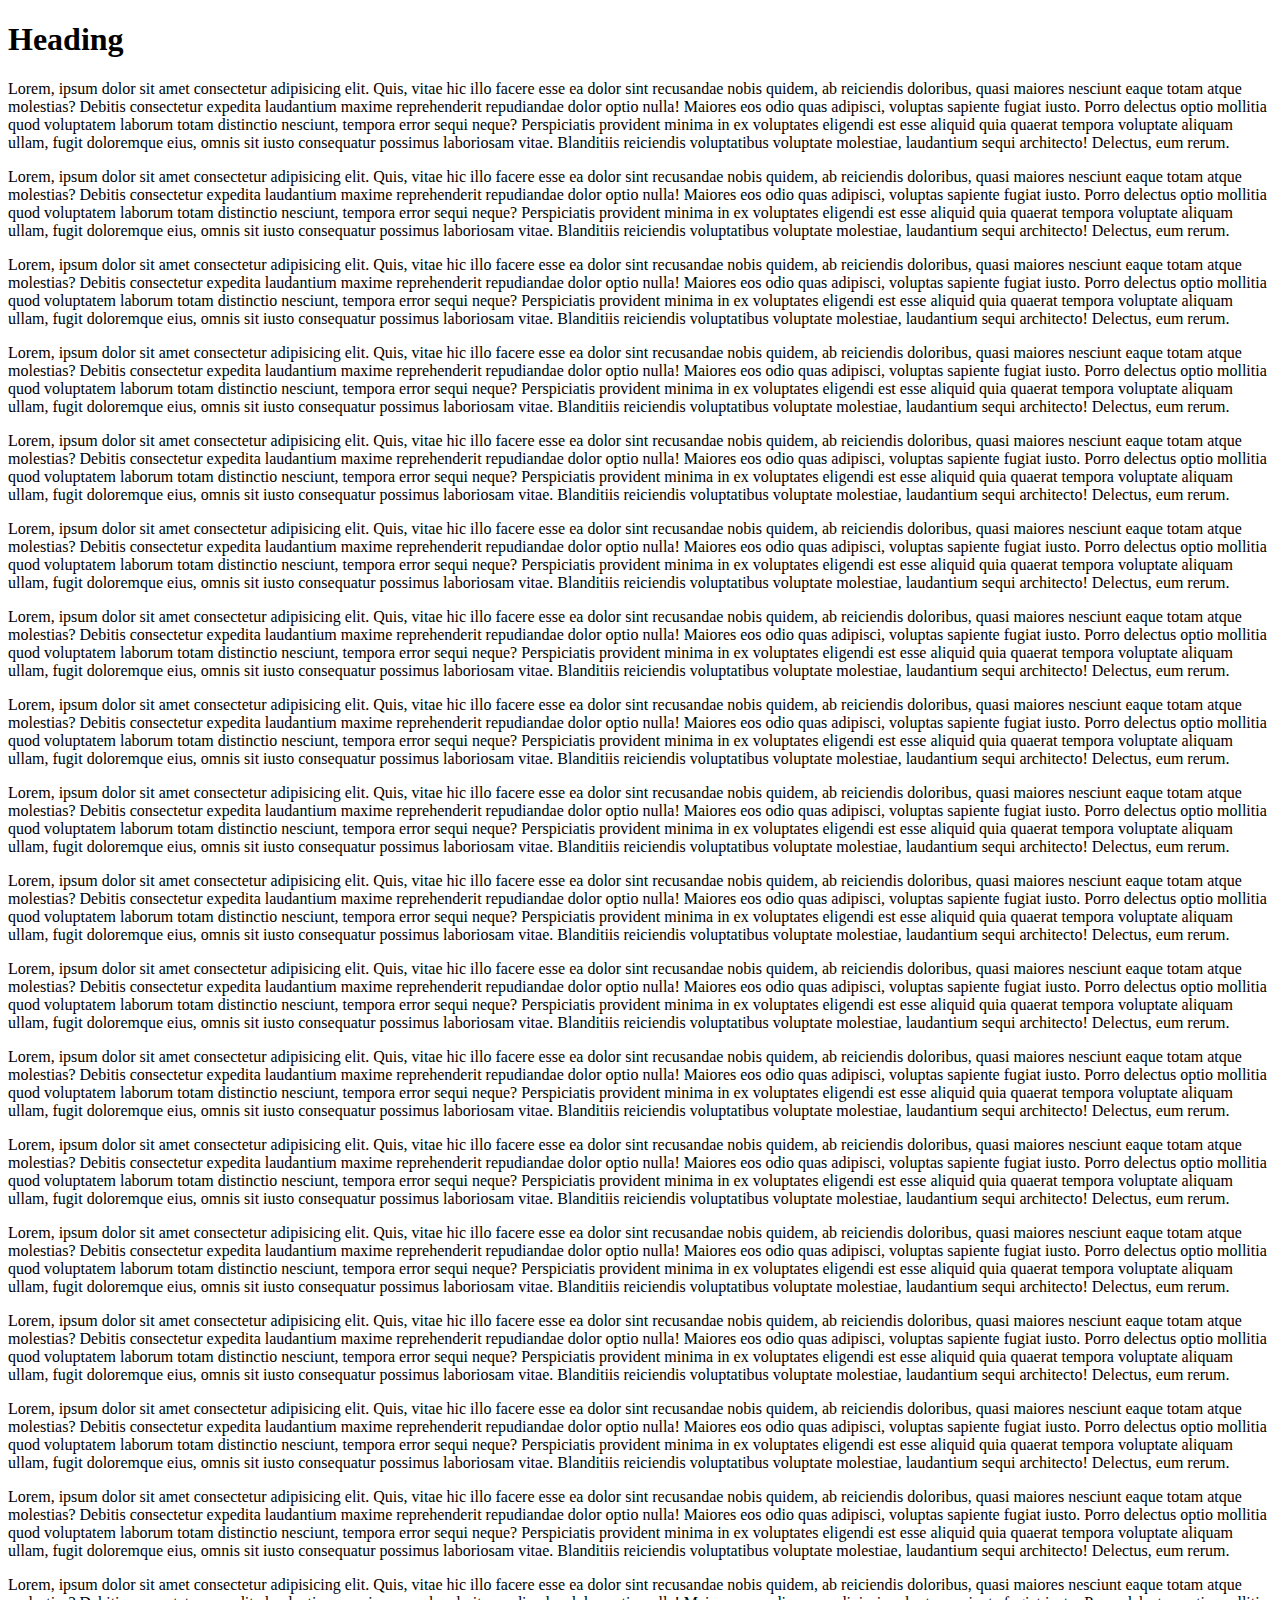
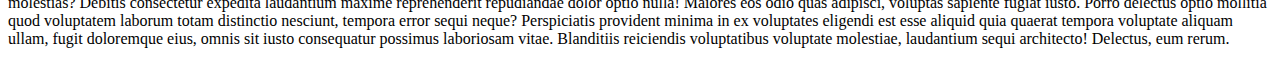
<file: jquery plugins/scrollup  plugin/index.html>
<!DOCTYPE html>
<html lang="en">

<head>
    <meta charset="UTF-8">
    <meta http-equiv="X-UA-Compatible" content="IE=edge">
    <meta name="viewport" content="width=device-width, initial-scale=1.0">
    <title>ScrollUp</title>
    <style>
        #scrollUp {
            bottom: 20px;
            right: 20px;
            background-image: url(img/top.png);
            height: 38px;
            width: 38px;
        }
    </style>
</head>

<body>
    <h1>Heading</h1>
    <p>Lorem, ipsum dolor sit amet consectetur adipisicing elit. Quis, vitae hic illo facere esse ea dolor sint
        recusandae nobis quidem, ab reiciendis doloribus, quasi maiores nesciunt eaque totam atque molestias? Debitis
        consectetur expedita laudantium maxime reprehenderit repudiandae dolor optio nulla! Maiores eos odio quas
        adipisci, voluptas sapiente fugiat iusto. Porro delectus optio mollitia quod voluptatem laborum totam distinctio
        nesciunt, tempora error sequi neque? Perspiciatis provident minima in ex voluptates eligendi est esse aliquid
        quia quaerat tempora voluptate aliquam ullam, fugit doloremque eius, omnis sit iusto consequatur possimus
        laboriosam vitae. Blanditiis reiciendis voluptatibus voluptate molestiae, laudantium sequi architecto! Delectus,
        eum rerum.</p>
    <p>Lorem, ipsum dolor sit amet consectetur adipisicing elit. Quis, vitae hic illo facere esse ea dolor sint
        recusandae nobis quidem, ab reiciendis doloribus, quasi maiores nesciunt eaque totam atque molestias? Debitis
        consectetur expedita laudantium maxime reprehenderit repudiandae dolor optio nulla! Maiores eos odio quas
        adipisci, voluptas sapiente fugiat iusto. Porro delectus optio mollitia quod voluptatem laborum totam distinctio
        nesciunt, tempora error sequi neque? Perspiciatis provident minima in ex voluptates eligendi est esse aliquid
        quia quaerat tempora voluptate aliquam ullam, fugit doloremque eius, omnis sit iusto consequatur possimus
        laboriosam vitae. Blanditiis reiciendis voluptatibus voluptate molestiae, laudantium sequi architecto! Delectus,
        eum rerum.</p>
    <p>Lorem, ipsum dolor sit amet consectetur adipisicing elit. Quis, vitae hic illo facere esse ea dolor sint
        recusandae nobis quidem, ab reiciendis doloribus, quasi maiores nesciunt eaque totam atque molestias? Debitis
        consectetur expedita laudantium maxime reprehenderit repudiandae dolor optio nulla! Maiores eos odio quas
        adipisci, voluptas sapiente fugiat iusto. Porro delectus optio mollitia quod voluptatem laborum totam distinctio
        nesciunt, tempora error sequi neque? Perspiciatis provident minima in ex voluptates eligendi est esse aliquid
        quia quaerat tempora voluptate aliquam ullam, fugit doloremque eius, omnis sit iusto consequatur possimus
        laboriosam vitae. Blanditiis reiciendis voluptatibus voluptate molestiae, laudantium sequi architecto! Delectus,
        eum rerum.</p>
    <p>Lorem, ipsum dolor sit amet consectetur adipisicing elit. Quis, vitae hic illo facere esse ea dolor sint
        recusandae nobis quidem, ab reiciendis doloribus, quasi maiores nesciunt eaque totam atque molestias? Debitis
        consectetur expedita laudantium maxime reprehenderit repudiandae dolor optio nulla! Maiores eos odio quas
        adipisci, voluptas sapiente fugiat iusto. Porro delectus optio mollitia quod voluptatem laborum totam distinctio
        nesciunt, tempora error sequi neque? Perspiciatis provident minima in ex voluptates eligendi est esse aliquid
        quia quaerat tempora voluptate aliquam ullam, fugit doloremque eius, omnis sit iusto consequatur possimus
        laboriosam vitae. Blanditiis reiciendis voluptatibus voluptate molestiae, laudantium sequi architecto! Delectus,
        eum rerum.</p>
    <p>Lorem, ipsum dolor sit amet consectetur adipisicing elit. Quis, vitae hic illo facere esse ea dolor sint
        recusandae nobis quidem, ab reiciendis doloribus, quasi maiores nesciunt eaque totam atque molestias? Debitis
        consectetur expedita laudantium maxime reprehenderit repudiandae dolor optio nulla! Maiores eos odio quas
        adipisci, voluptas sapiente fugiat iusto. Porro delectus optio mollitia quod voluptatem laborum totam distinctio
        nesciunt, tempora error sequi neque? Perspiciatis provident minima in ex voluptates eligendi est esse aliquid
        quia quaerat tempora voluptate aliquam ullam, fugit doloremque eius, omnis sit iusto consequatur possimus
        laboriosam vitae. Blanditiis reiciendis voluptatibus voluptate molestiae, laudantium sequi architecto! Delectus,
        eum rerum.</p>
    <p>Lorem, ipsum dolor sit amet consectetur adipisicing elit. Quis, vitae hic illo facere esse ea dolor sint
        recusandae nobis quidem, ab reiciendis doloribus, quasi maiores nesciunt eaque totam atque molestias? Debitis
        consectetur expedita laudantium maxime reprehenderit repudiandae dolor optio nulla! Maiores eos odio quas
        adipisci, voluptas sapiente fugiat iusto. Porro delectus optio mollitia quod voluptatem laborum totam distinctio
        nesciunt, tempora error sequi neque? Perspiciatis provident minima in ex voluptates eligendi est esse aliquid
        quia quaerat tempora voluptate aliquam ullam, fugit doloremque eius, omnis sit iusto consequatur possimus
        laboriosam vitae. Blanditiis reiciendis voluptatibus voluptate molestiae, laudantium sequi architecto! Delectus,
        eum rerum.</p>
    <p>Lorem, ipsum dolor sit amet consectetur adipisicing elit. Quis, vitae hic illo facere esse ea dolor sint
        recusandae nobis quidem, ab reiciendis doloribus, quasi maiores nesciunt eaque totam atque molestias? Debitis
        consectetur expedita laudantium maxime reprehenderit repudiandae dolor optio nulla! Maiores eos odio quas
        adipisci, voluptas sapiente fugiat iusto. Porro delectus optio mollitia quod voluptatem laborum totam distinctio
        nesciunt, tempora error sequi neque? Perspiciatis provident minima in ex voluptates eligendi est esse aliquid
        quia quaerat tempora voluptate aliquam ullam, fugit doloremque eius, omnis sit iusto consequatur possimus
        laboriosam vitae. Blanditiis reiciendis voluptatibus voluptate molestiae, laudantium sequi architecto! Delectus,
        eum rerum.</p>
    <p>Lorem, ipsum dolor sit amet consectetur adipisicing elit. Quis, vitae hic illo facere esse ea dolor sint
        recusandae nobis quidem, ab reiciendis doloribus, quasi maiores nesciunt eaque totam atque molestias? Debitis
        consectetur expedita laudantium maxime reprehenderit repudiandae dolor optio nulla! Maiores eos odio quas
        adipisci, voluptas sapiente fugiat iusto. Porro delectus optio mollitia quod voluptatem laborum totam distinctio
        nesciunt, tempora error sequi neque? Perspiciatis provident minima in ex voluptates eligendi est esse aliquid
        quia quaerat tempora voluptate aliquam ullam, fugit doloremque eius, omnis sit iusto consequatur possimus
        laboriosam vitae. Blanditiis reiciendis voluptatibus voluptate molestiae, laudantium sequi architecto! Delectus,
        eum rerum.</p>
    <p>Lorem, ipsum dolor sit amet consectetur adipisicing elit. Quis, vitae hic illo facere esse ea dolor sint
        recusandae nobis quidem, ab reiciendis doloribus, quasi maiores nesciunt eaque totam atque molestias? Debitis
        consectetur expedita laudantium maxime reprehenderit repudiandae dolor optio nulla! Maiores eos odio quas
        adipisci, voluptas sapiente fugiat iusto. Porro delectus optio mollitia quod voluptatem laborum totam distinctio
        nesciunt, tempora error sequi neque? Perspiciatis provident minima in ex voluptates eligendi est esse aliquid
        quia quaerat tempora voluptate aliquam ullam, fugit doloremque eius, omnis sit iusto consequatur possimus
        laboriosam vitae. Blanditiis reiciendis voluptatibus voluptate molestiae, laudantium sequi architecto! Delectus,
        eum rerum.</p>
    <p>Lorem, ipsum dolor sit amet consectetur adipisicing elit. Quis, vitae hic illo facere esse ea dolor sint
        recusandae nobis quidem, ab reiciendis doloribus, quasi maiores nesciunt eaque totam atque molestias? Debitis
        consectetur expedita laudantium maxime reprehenderit repudiandae dolor optio nulla! Maiores eos odio quas
        adipisci, voluptas sapiente fugiat iusto. Porro delectus optio mollitia quod voluptatem laborum totam distinctio
        nesciunt, tempora error sequi neque? Perspiciatis provident minima in ex voluptates eligendi est esse aliquid
        quia quaerat tempora voluptate aliquam ullam, fugit doloremque eius, omnis sit iusto consequatur possimus
        laboriosam vitae. Blanditiis reiciendis voluptatibus voluptate molestiae, laudantium sequi architecto! Delectus,
        eum rerum.</p>
    <p>Lorem, ipsum dolor sit amet consectetur adipisicing elit. Quis, vitae hic illo facere esse ea dolor sint
        recusandae nobis quidem, ab reiciendis doloribus, quasi maiores nesciunt eaque totam atque molestias? Debitis
        consectetur expedita laudantium maxime reprehenderit repudiandae dolor optio nulla! Maiores eos odio quas
        adipisci, voluptas sapiente fugiat iusto. Porro delectus optio mollitia quod voluptatem laborum totam distinctio
        nesciunt, tempora error sequi neque? Perspiciatis provident minima in ex voluptates eligendi est esse aliquid
        quia quaerat tempora voluptate aliquam ullam, fugit doloremque eius, omnis sit iusto consequatur possimus
        laboriosam vitae. Blanditiis reiciendis voluptatibus voluptate molestiae, laudantium sequi architecto! Delectus,
        eum rerum.</p>
    <p>Lorem, ipsum dolor sit amet consectetur adipisicing elit. Quis, vitae hic illo facere esse ea dolor sint
        recusandae nobis quidem, ab reiciendis doloribus, quasi maiores nesciunt eaque totam atque molestias? Debitis
        consectetur expedita laudantium maxime reprehenderit repudiandae dolor optio nulla! Maiores eos odio quas
        adipisci, voluptas sapiente fugiat iusto. Porro delectus optio mollitia quod voluptatem laborum totam distinctio
        nesciunt, tempora error sequi neque? Perspiciatis provident minima in ex voluptates eligendi est esse aliquid
        quia quaerat tempora voluptate aliquam ullam, fugit doloremque eius, omnis sit iusto consequatur possimus
        laboriosam vitae. Blanditiis reiciendis voluptatibus voluptate molestiae, laudantium sequi architecto! Delectus,
        eum rerum.</p>
    <p>Lorem, ipsum dolor sit amet consectetur adipisicing elit. Quis, vitae hic illo facere esse ea dolor sint
        recusandae nobis quidem, ab reiciendis doloribus, quasi maiores nesciunt eaque totam atque molestias? Debitis
        consectetur expedita laudantium maxime reprehenderit repudiandae dolor optio nulla! Maiores eos odio quas
        adipisci, voluptas sapiente fugiat iusto. Porro delectus optio mollitia quod voluptatem laborum totam distinctio
        nesciunt, tempora error sequi neque? Perspiciatis provident minima in ex voluptates eligendi est esse aliquid
        quia quaerat tempora voluptate aliquam ullam, fugit doloremque eius, omnis sit iusto consequatur possimus
        laboriosam vitae. Blanditiis reiciendis voluptatibus voluptate molestiae, laudantium sequi architecto! Delectus,
        eum rerum.</p>
    <p>Lorem, ipsum dolor sit amet consectetur adipisicing elit. Quis, vitae hic illo facere esse ea dolor sint
        recusandae nobis quidem, ab reiciendis doloribus, quasi maiores nesciunt eaque totam atque molestias? Debitis
        consectetur expedita laudantium maxime reprehenderit repudiandae dolor optio nulla! Maiores eos odio quas
        adipisci, voluptas sapiente fugiat iusto. Porro delectus optio mollitia quod voluptatem laborum totam distinctio
        nesciunt, tempora error sequi neque? Perspiciatis provident minima in ex voluptates eligendi est esse aliquid
        quia quaerat tempora voluptate aliquam ullam, fugit doloremque eius, omnis sit iusto consequatur possimus
        laboriosam vitae. Blanditiis reiciendis voluptatibus voluptate molestiae, laudantium sequi architecto! Delectus,
        eum rerum.</p>
    <p>Lorem, ipsum dolor sit amet consectetur adipisicing elit. Quis, vitae hic illo facere esse ea dolor sint
        recusandae nobis quidem, ab reiciendis doloribus, quasi maiores nesciunt eaque totam atque molestias? Debitis
        consectetur expedita laudantium maxime reprehenderit repudiandae dolor optio nulla! Maiores eos odio quas
        adipisci, voluptas sapiente fugiat iusto. Porro delectus optio mollitia quod voluptatem laborum totam distinctio
        nesciunt, tempora error sequi neque? Perspiciatis provident minima in ex voluptates eligendi est esse aliquid
        quia quaerat tempora voluptate aliquam ullam, fugit doloremque eius, omnis sit iusto consequatur possimus
        laboriosam vitae. Blanditiis reiciendis voluptatibus voluptate molestiae, laudantium sequi architecto! Delectus,
        eum rerum.</p>
    <p>Lorem, ipsum dolor sit amet consectetur adipisicing elit. Quis, vitae hic illo facere esse ea dolor sint
        recusandae nobis quidem, ab reiciendis doloribus, quasi maiores nesciunt eaque totam atque molestias? Debitis
        consectetur expedita laudantium maxime reprehenderit repudiandae dolor optio nulla! Maiores eos odio quas
        adipisci, voluptas sapiente fugiat iusto. Porro delectus optio mollitia quod voluptatem laborum totam distinctio
        nesciunt, tempora error sequi neque? Perspiciatis provident minima in ex voluptates eligendi est esse aliquid
        quia quaerat tempora voluptate aliquam ullam, fugit doloremque eius, omnis sit iusto consequatur possimus
        laboriosam vitae. Blanditiis reiciendis voluptatibus voluptate molestiae, laudantium sequi architecto! Delectus,
        eum rerum.</p>
    <p>Lorem, ipsum dolor sit amet consectetur adipisicing elit. Quis, vitae hic illo facere esse ea dolor sint
        recusandae nobis quidem, ab reiciendis doloribus, quasi maiores nesciunt eaque totam atque molestias? Debitis
        consectetur expedita laudantium maxime reprehenderit repudiandae dolor optio nulla! Maiores eos odio quas
        adipisci, voluptas sapiente fugiat iusto. Porro delectus optio mollitia quod voluptatem laborum totam distinctio
        nesciunt, tempora error sequi neque? Perspiciatis provident minima in ex voluptates eligendi est esse aliquid
        quia quaerat tempora voluptate aliquam ullam, fugit doloremque eius, omnis sit iusto consequatur possimus
        laboriosam vitae. Blanditiis reiciendis voluptatibus voluptate molestiae, laudantium sequi architecto! Delectus,
        eum rerum.</p>
    <p>Lorem, ipsum dolor sit amet consectetur adipisicing elit. Quis, vitae hic illo facere esse ea dolor sint
        recusandae nobis quidem, ab reiciendis doloribus, quasi maiores nesciunt eaque totam atque molestias? Debitis
        consectetur expedita laudantium maxime reprehenderit repudiandae dolor optio nulla! Maiores eos odio quas
        adipisci, voluptas sapiente fugiat iusto. Porro delectus optio mollitia quod voluptatem laborum totam distinctio
        nesciunt, tempora error sequi neque? Perspiciatis provident minima in ex voluptates eligendi est esse aliquid
        quia quaerat tempora voluptate aliquam ullam, fugit doloremque eius, omnis sit iusto consequatur possimus
        laboriosam vitae. Blanditiis reiciendis voluptatibus voluptate molestiae, laudantium sequi architecto! Delectus,
        eum rerum.</p>
        
    <script src="https://ajax.googleapis.com/ajax/libs/jquery/3.5.1/jquery.min.js"></script>
    <script src="jquery.scrollUp.min.js"></script>
    <script>

        $(function () {
            $.scrollUp({
                scrollName: 'scrollUp',      // Element ID
                scrollDistance: 300,         // Distance from top/bottom before showing element (px)
                scrollFrom: 'top',           // 'top' or 'bottom'
                scrollSpeed: 300,            // Speed back to top (ms)
                easingType: 'linear',        // Scroll to top easing (see http://easings.net/)
                animation: 'fade',           // Fade, slide, none
                animationSpeed: 200,         // Animation speed (ms)
                scrollTrigger: false,        // Set a custom triggering element. Can be an HTML string or jQuery object
                scrollTarget: false,         // Set a custom target element for scrolling to. Can be element or number
                scrollText: 'top', // Text for element, can contain HTML
                scrollTitle: false,          // Set a custom <a> title if required.
                scrollImg: true,            // Set true to use image
                activeOverlay: false,        // Set CSS color to display scrollUp active point, e.g '#00FFFF'
                zIndex: 2147483647           // Z-Index for the overlay
            });
        });
    </script>
</body>

</html>
</file>
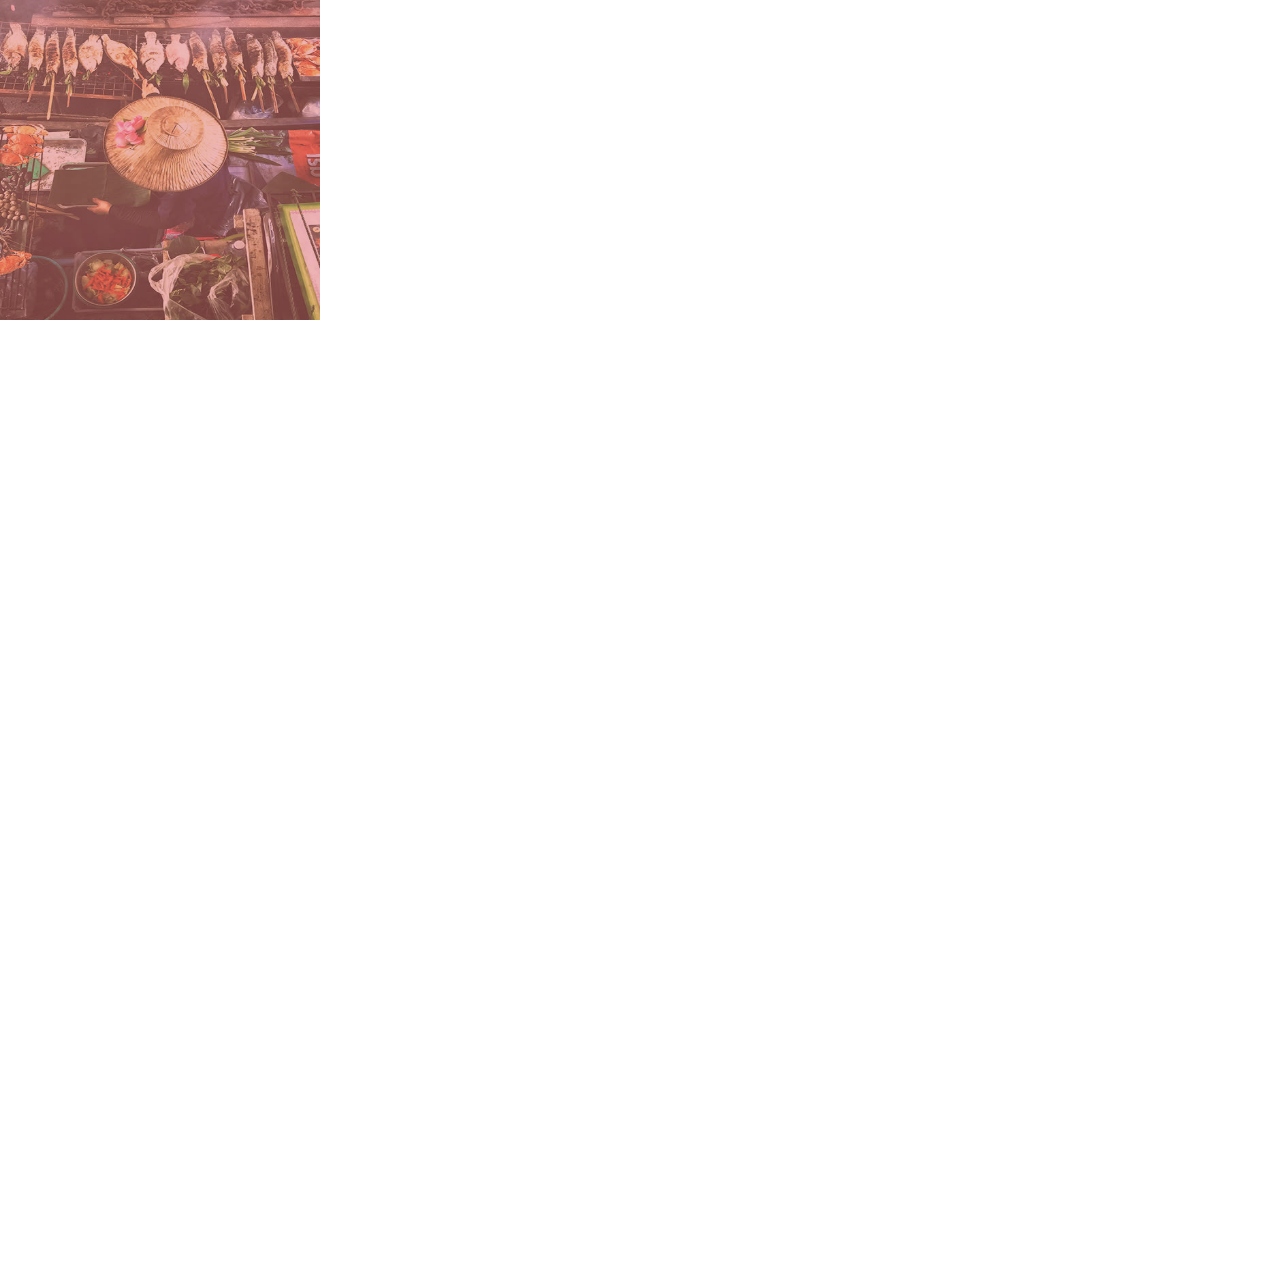
<file: styling practice/carousel using jquery/index.html>
<!DOCTYPE html>
<html lang="en">

<head>
    <meta charset="UTF-8">
    <meta http-equiv="X-UA-Compatible" content="IE=edge">
    <meta name="viewport" content="width=device-width, initial-scale=1.0">
    <link rel="stylesheet" href="css/style.css">
    <script src="https://ajax.googleapis.com/ajax/libs/jquery/3.5.1/jquery.min.js"></script>
    <title>Carousel</title>
</head>

<body>
    <div class="slider">
        <div  class="active box">
            <img src="img/blog-img-01.jpg" alt="">
            <div class="overlay">

            </div>

        </div>
        <div class="box">
            <img src="img/blog-img-02.jpg" alt="">
            <div class="overlay">
ksahchcvc
            </div>


        </div>
        <div class="box">
            <img src="img/blog-img-03.jpg" alt="">
            <div class="overlay">
                mahedsh

            </div>

        </div>
        <div class="box">
            <img src="img/blog-img-04.jpg" alt="">
            <div class="overlay">
shrishti
            </div>

        </div>
    </div>
    <script>
        $(function () {
            function slides() {
                $current = $('.slider .box.active');
                if ($current.length == 0) {
                    $current.addClass('active');
                }
                else {
                    $next = $current.removeClass('active').next();
                    if ($next.length == 0) {
                        $('.slider .box:first-child').addClass('active');
                    }
                    else {
                        $next.addClass('active');
                    }

                }
            }
            setInterval(slides, 2000);
            
        })
    </script>
</body>

</html>
</file>
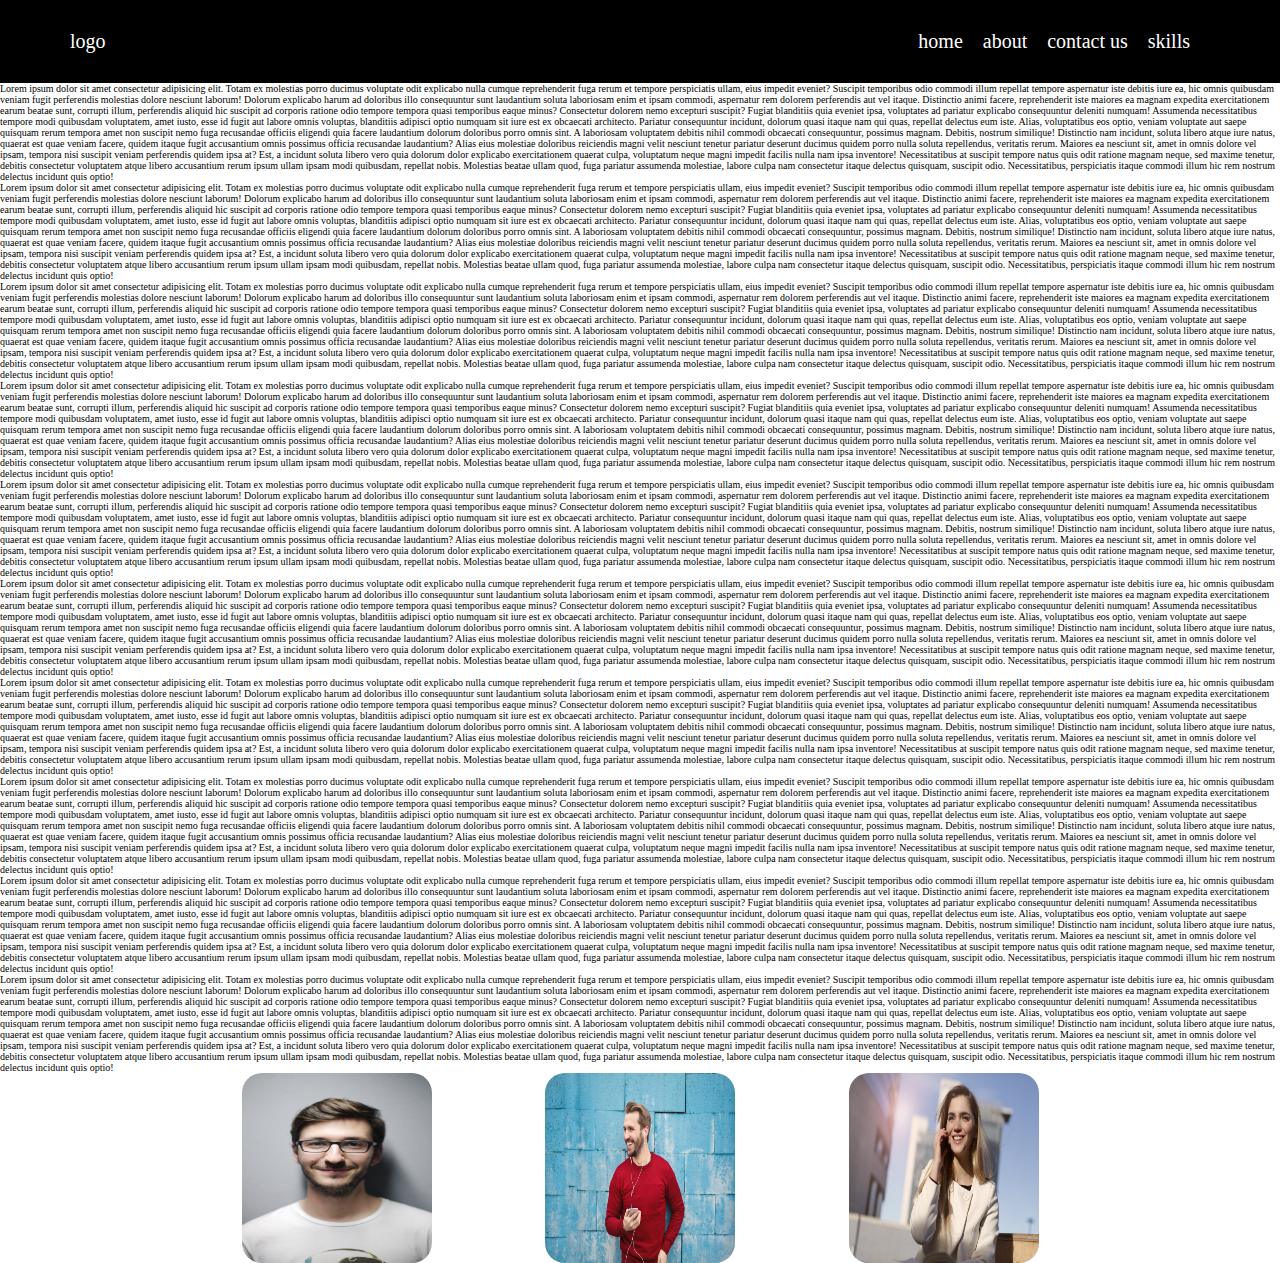
<file: styling practice/portfolio/index.html>
<!DOCTYPE html>
<html lang="en">

<head>
    <meta charset="UTF-8">
    <meta http-equiv="X-UA-Compatible" content="IE=edge">
    <meta name="viewport" content="width=device-width, initial-scale=1.0">
    <link rel="stylesheet" href="style.css">
    <link rel="stylesheet" href="mobile.css">
    <script <script src="https://ajax.googleapis.com/ajax/libs/jquery/3.4.0/jquery.min.js"></script>
    <title>Responsive navbar</title>
</head>

<body>
    <header class="header">
        <nav class="navbar">
            <a class="nav-logo" href="#">logo</a>
            <ul class="nav-menu">
                <li class="nav-item"><a class="nav-link" href="#">home</a></li>
                <li class="nav-item"><a class="nav-link" href="#">about</a></li>
                <li class="nav-item"><a class="nav-link" href="#">contact us</a></li>
                <li class="nav-item"><a class="nav-link" href="#">skills</a></li>
            </ul>
            <div class="hamburger">
                <span class="bar"></span>
                <span class="bar"></span>
                <span class="bar"></span>
            </div>


        </nav>
    </header>
    <div class="content">
        Lorem ipsum dolor sit amet consectetur adipisicing elit. Totam ex molestias porro ducimus voluptate odit
        explicabo nulla cumque reprehenderit fuga rerum et tempore perspiciatis ullam, eius impedit eveniet? Suscipit
        temporibus odio commodi illum repellat tempore aspernatur iste debitis iure ea, hic omnis quibusdam veniam fugit
        perferendis molestias dolore nesciunt laborum! Dolorum explicabo harum ad doloribus illo consequuntur sunt
        laudantium soluta laboriosam enim et ipsam commodi, aspernatur rem dolorem perferendis aut vel itaque.
        Distinctio animi facere, reprehenderit iste maiores ea magnam expedita exercitationem earum beatae sunt,
        corrupti illum, perferendis aliquid hic suscipit ad corporis ratione odio tempore tempora quasi temporibus eaque
        minus? Consectetur dolorem nemo excepturi suscipit? Fugiat blanditiis quia eveniet ipsa, voluptates ad pariatur
        explicabo consequuntur deleniti numquam! Assumenda necessitatibus tempore modi quibusdam voluptatem, amet iusto,
        esse id fugit aut labore omnis voluptas, blanditiis adipisci optio numquam sit iure est ex obcaecati architecto.
        Pariatur consequuntur incidunt, dolorum quasi itaque nam qui quas, repellat delectus eum iste. Alias,
        voluptatibus eos optio, veniam voluptate aut saepe quisquam rerum tempora amet non suscipit nemo fuga recusandae
        officiis eligendi quia facere laudantium dolorum doloribus porro omnis sint. A laboriosam voluptatem debitis
        nihil commodi obcaecati consequuntur, possimus magnam. Debitis, nostrum similique! Distinctio nam incidunt,
        soluta libero atque iure natus, quaerat est quae veniam facere, quidem itaque fugit accusantium omnis possimus
        officia recusandae laudantium? Alias eius molestiae doloribus reiciendis magni velit nesciunt tenetur pariatur
        deserunt ducimus quidem porro nulla soluta repellendus, veritatis rerum. Maiores ea nesciunt sit, amet in omnis
        dolore vel ipsam, tempora nisi suscipit veniam perferendis quidem ipsa at? Est, a incidunt soluta libero vero
        quia dolorum dolor explicabo exercitationem quaerat culpa, voluptatum neque magni impedit facilis nulla nam ipsa
        inventore! Necessitatibus at suscipit tempore natus quis odit ratione magnam neque, sed maxime tenetur, debitis
        consectetur voluptatem atque libero accusantium rerum ipsum ullam ipsam modi quibusdam, repellat nobis.
        Molestias beatae ullam quod, fuga pariatur assumenda molestiae, labore culpa nam consectetur itaque delectus
        quisquam, suscipit odio. Necessitatibus, perspiciatis itaque commodi illum hic rem nostrum delectus incidunt
        quis optio!
    </div>
    <div class="content">
        Lorem ipsum dolor sit amet consectetur adipisicing elit. Totam ex molestias porro ducimus voluptate odit
        explicabo nulla cumque reprehenderit fuga rerum et tempore perspiciatis ullam, eius impedit eveniet? Suscipit
        temporibus odio commodi illum repellat tempore aspernatur iste debitis iure ea, hic omnis quibusdam veniam fugit
        perferendis molestias dolore nesciunt laborum! Dolorum explicabo harum ad doloribus illo consequuntur sunt
        laudantium soluta laboriosam enim et ipsam commodi, aspernatur rem dolorem perferendis aut vel itaque.
        Distinctio animi facere, reprehenderit iste maiores ea magnam expedita exercitationem earum beatae sunt,
        corrupti illum, perferendis aliquid hic suscipit ad corporis ratione odio tempore tempora quasi temporibus eaque
        minus? Consectetur dolorem nemo excepturi suscipit? Fugiat blanditiis quia eveniet ipsa, voluptates ad pariatur
        explicabo consequuntur deleniti numquam! Assumenda necessitatibus tempore modi quibusdam voluptatem, amet iusto,
        esse id fugit aut labore omnis voluptas, blanditiis adipisci optio numquam sit iure est ex obcaecati architecto.
        Pariatur consequuntur incidunt, dolorum quasi itaque nam qui quas, repellat delectus eum iste. Alias,
        voluptatibus eos optio, veniam voluptate aut saepe quisquam rerum tempora amet non suscipit nemo fuga recusandae
        officiis eligendi quia facere laudantium dolorum doloribus porro omnis sint. A laboriosam voluptatem debitis
        nihil commodi obcaecati consequuntur, possimus magnam. Debitis, nostrum similique! Distinctio nam incidunt,
        soluta libero atque iure natus, quaerat est quae veniam facere, quidem itaque fugit accusantium omnis possimus
        officia recusandae laudantium? Alias eius molestiae doloribus reiciendis magni velit nesciunt tenetur pariatur
        deserunt ducimus quidem porro nulla soluta repellendus, veritatis rerum. Maiores ea nesciunt sit, amet in omnis
        dolore vel ipsam, tempora nisi suscipit veniam perferendis quidem ipsa at? Est, a incidunt soluta libero vero
        quia dolorum dolor explicabo exercitationem quaerat culpa, voluptatum neque magni impedit facilis nulla nam ipsa
        inventore! Necessitatibus at suscipit tempore natus quis odit ratione magnam neque, sed maxime tenetur, debitis
        consectetur voluptatem atque libero accusantium rerum ipsum ullam ipsam modi quibusdam, repellat nobis.
        Molestias beatae ullam quod, fuga pariatur assumenda molestiae, labore culpa nam consectetur itaque delectus
        quisquam, suscipit odio. Necessitatibus, perspiciatis itaque commodi illum hic rem nostrum delectus incidunt
        quis optio!
    </div>
    <div class="content">
        Lorem ipsum dolor sit amet consectetur adipisicing elit. Totam ex molestias porro ducimus voluptate odit
        explicabo nulla cumque reprehenderit fuga rerum et tempore perspiciatis ullam, eius impedit eveniet? Suscipit
        temporibus odio commodi illum repellat tempore aspernatur iste debitis iure ea, hic omnis quibusdam veniam fugit
        perferendis molestias dolore nesciunt laborum! Dolorum explicabo harum ad doloribus illo consequuntur sunt
        laudantium soluta laboriosam enim et ipsam commodi, aspernatur rem dolorem perferendis aut vel itaque.
        Distinctio animi facere, reprehenderit iste maiores ea magnam expedita exercitationem earum beatae sunt,
        corrupti illum, perferendis aliquid hic suscipit ad corporis ratione odio tempore tempora quasi temporibus eaque
        minus? Consectetur dolorem nemo excepturi suscipit? Fugiat blanditiis quia eveniet ipsa, voluptates ad pariatur
        explicabo consequuntur deleniti numquam! Assumenda necessitatibus tempore modi quibusdam voluptatem, amet iusto,
        esse id fugit aut labore omnis voluptas, blanditiis adipisci optio numquam sit iure est ex obcaecati architecto.
        Pariatur consequuntur incidunt, dolorum quasi itaque nam qui quas, repellat delectus eum iste. Alias,
        voluptatibus eos optio, veniam voluptate aut saepe quisquam rerum tempora amet non suscipit nemo fuga recusandae
        officiis eligendi quia facere laudantium dolorum doloribus porro omnis sint. A laboriosam voluptatem debitis
        nihil commodi obcaecati consequuntur, possimus magnam. Debitis, nostrum similique! Distinctio nam incidunt,
        soluta libero atque iure natus, quaerat est quae veniam facere, quidem itaque fugit accusantium omnis possimus
        officia recusandae laudantium? Alias eius molestiae doloribus reiciendis magni velit nesciunt tenetur pariatur
        deserunt ducimus quidem porro nulla soluta repellendus, veritatis rerum. Maiores ea nesciunt sit, amet in omnis
        dolore vel ipsam, tempora nisi suscipit veniam perferendis quidem ipsa at? Est, a incidunt soluta libero vero
        quia dolorum dolor explicabo exercitationem quaerat culpa, voluptatum neque magni impedit facilis nulla nam ipsa
        inventore! Necessitatibus at suscipit tempore natus quis odit ratione magnam neque, sed maxime tenetur, debitis
        consectetur voluptatem atque libero accusantium rerum ipsum ullam ipsam modi quibusdam, repellat nobis.
        Molestias beatae ullam quod, fuga pariatur assumenda molestiae, labore culpa nam consectetur itaque delectus
        quisquam, suscipit odio. Necessitatibus, perspiciatis itaque commodi illum hic rem nostrum delectus incidunt
        quis optio!
    </div>
    <div class="content">
        Lorem ipsum dolor sit amet consectetur adipisicing elit. Totam ex molestias porro ducimus voluptate odit
        explicabo nulla cumque reprehenderit fuga rerum et tempore perspiciatis ullam, eius impedit eveniet? Suscipit
        temporibus odio commodi illum repellat tempore aspernatur iste debitis iure ea, hic omnis quibusdam veniam fugit
        perferendis molestias dolore nesciunt laborum! Dolorum explicabo harum ad doloribus illo consequuntur sunt
        laudantium soluta laboriosam enim et ipsam commodi, aspernatur rem dolorem perferendis aut vel itaque.
        Distinctio animi facere, reprehenderit iste maiores ea magnam expedita exercitationem earum beatae sunt,
        corrupti illum, perferendis aliquid hic suscipit ad corporis ratione odio tempore tempora quasi temporibus eaque
        minus? Consectetur dolorem nemo excepturi suscipit? Fugiat blanditiis quia eveniet ipsa, voluptates ad pariatur
        explicabo consequuntur deleniti numquam! Assumenda necessitatibus tempore modi quibusdam voluptatem, amet iusto,
        esse id fugit aut labore omnis voluptas, blanditiis adipisci optio numquam sit iure est ex obcaecati architecto.
        Pariatur consequuntur incidunt, dolorum quasi itaque nam qui quas, repellat delectus eum iste. Alias,
        voluptatibus eos optio, veniam voluptate aut saepe quisquam rerum tempora amet non suscipit nemo fuga recusandae
        officiis eligendi quia facere laudantium dolorum doloribus porro omnis sint. A laboriosam voluptatem debitis
        nihil commodi obcaecati consequuntur, possimus magnam. Debitis, nostrum similique! Distinctio nam incidunt,
        soluta libero atque iure natus, quaerat est quae veniam facere, quidem itaque fugit accusantium omnis possimus
        officia recusandae laudantium? Alias eius molestiae doloribus reiciendis magni velit nesciunt tenetur pariatur
        deserunt ducimus quidem porro nulla soluta repellendus, veritatis rerum. Maiores ea nesciunt sit, amet in omnis
        dolore vel ipsam, tempora nisi suscipit veniam perferendis quidem ipsa at? Est, a incidunt soluta libero vero
        quia dolorum dolor explicabo exercitationem quaerat culpa, voluptatum neque magni impedit facilis nulla nam ipsa
        inventore! Necessitatibus at suscipit tempore natus quis odit ratione magnam neque, sed maxime tenetur, debitis
        consectetur voluptatem atque libero accusantium rerum ipsum ullam ipsam modi quibusdam, repellat nobis.
        Molestias beatae ullam quod, fuga pariatur assumenda molestiae, labore culpa nam consectetur itaque delectus
        quisquam, suscipit odio. Necessitatibus, perspiciatis itaque commodi illum hic rem nostrum delectus incidunt
        quis optio!
    </div>
    <div class="content">
        Lorem ipsum dolor sit amet consectetur adipisicing elit. Totam ex molestias porro ducimus voluptate odit
        explicabo nulla cumque reprehenderit fuga rerum et tempore perspiciatis ullam, eius impedit eveniet? Suscipit
        temporibus odio commodi illum repellat tempore aspernatur iste debitis iure ea, hic omnis quibusdam veniam fugit
        perferendis molestias dolore nesciunt laborum! Dolorum explicabo harum ad doloribus illo consequuntur sunt
        laudantium soluta laboriosam enim et ipsam commodi, aspernatur rem dolorem perferendis aut vel itaque.
        Distinctio animi facere, reprehenderit iste maiores ea magnam expedita exercitationem earum beatae sunt,
        corrupti illum, perferendis aliquid hic suscipit ad corporis ratione odio tempore tempora quasi temporibus eaque
        minus? Consectetur dolorem nemo excepturi suscipit? Fugiat blanditiis quia eveniet ipsa, voluptates ad pariatur
        explicabo consequuntur deleniti numquam! Assumenda necessitatibus tempore modi quibusdam voluptatem, amet iusto,
        esse id fugit aut labore omnis voluptas, blanditiis adipisci optio numquam sit iure est ex obcaecati architecto.
        Pariatur consequuntur incidunt, dolorum quasi itaque nam qui quas, repellat delectus eum iste. Alias,
        voluptatibus eos optio, veniam voluptate aut saepe quisquam rerum tempora amet non suscipit nemo fuga recusandae
        officiis eligendi quia facere laudantium dolorum doloribus porro omnis sint. A laboriosam voluptatem debitis
        nihil commodi obcaecati consequuntur, possimus magnam. Debitis, nostrum similique! Distinctio nam incidunt,
        soluta libero atque iure natus, quaerat est quae veniam facere, quidem itaque fugit accusantium omnis possimus
        officia recusandae laudantium? Alias eius molestiae doloribus reiciendis magni velit nesciunt tenetur pariatur
        deserunt ducimus quidem porro nulla soluta repellendus, veritatis rerum. Maiores ea nesciunt sit, amet in omnis
        dolore vel ipsam, tempora nisi suscipit veniam perferendis quidem ipsa at? Est, a incidunt soluta libero vero
        quia dolorum dolor explicabo exercitationem quaerat culpa, voluptatum neque magni impedit facilis nulla nam ipsa
        inventore! Necessitatibus at suscipit tempore natus quis odit ratione magnam neque, sed maxime tenetur, debitis
        consectetur voluptatem atque libero accusantium rerum ipsum ullam ipsam modi quibusdam, repellat nobis.
        Molestias beatae ullam quod, fuga pariatur assumenda molestiae, labore culpa nam consectetur itaque delectus
        quisquam, suscipit odio. Necessitatibus, perspiciatis itaque commodi illum hic rem nostrum delectus incidunt
        quis optio!
    </div>
    <div class="content">
        Lorem ipsum dolor sit amet consectetur adipisicing elit. Totam ex molestias porro ducimus voluptate odit
        explicabo nulla cumque reprehenderit fuga rerum et tempore perspiciatis ullam, eius impedit eveniet? Suscipit
        temporibus odio commodi illum repellat tempore aspernatur iste debitis iure ea, hic omnis quibusdam veniam fugit
        perferendis molestias dolore nesciunt laborum! Dolorum explicabo harum ad doloribus illo consequuntur sunt
        laudantium soluta laboriosam enim et ipsam commodi, aspernatur rem dolorem perferendis aut vel itaque.
        Distinctio animi facere, reprehenderit iste maiores ea magnam expedita exercitationem earum beatae sunt,
        corrupti illum, perferendis aliquid hic suscipit ad corporis ratione odio tempore tempora quasi temporibus eaque
        minus? Consectetur dolorem nemo excepturi suscipit? Fugiat blanditiis quia eveniet ipsa, voluptates ad pariatur
        explicabo consequuntur deleniti numquam! Assumenda necessitatibus tempore modi quibusdam voluptatem, amet iusto,
        esse id fugit aut labore omnis voluptas, blanditiis adipisci optio numquam sit iure est ex obcaecati architecto.
        Pariatur consequuntur incidunt, dolorum quasi itaque nam qui quas, repellat delectus eum iste. Alias,
        voluptatibus eos optio, veniam voluptate aut saepe quisquam rerum tempora amet non suscipit nemo fuga recusandae
        officiis eligendi quia facere laudantium dolorum doloribus porro omnis sint. A laboriosam voluptatem debitis
        nihil commodi obcaecati consequuntur, possimus magnam. Debitis, nostrum similique! Distinctio nam incidunt,
        soluta libero atque iure natus, quaerat est quae veniam facere, quidem itaque fugit accusantium omnis possimus
        officia recusandae laudantium? Alias eius molestiae doloribus reiciendis magni velit nesciunt tenetur pariatur
        deserunt ducimus quidem porro nulla soluta repellendus, veritatis rerum. Maiores ea nesciunt sit, amet in omnis
        dolore vel ipsam, tempora nisi suscipit veniam perferendis quidem ipsa at? Est, a incidunt soluta libero vero
        quia dolorum dolor explicabo exercitationem quaerat culpa, voluptatum neque magni impedit facilis nulla nam ipsa
        inventore! Necessitatibus at suscipit tempore natus quis odit ratione magnam neque, sed maxime tenetur, debitis
        consectetur voluptatem atque libero accusantium rerum ipsum ullam ipsam modi quibusdam, repellat nobis.
        Molestias beatae ullam quod, fuga pariatur assumenda molestiae, labore culpa nam consectetur itaque delectus
        quisquam, suscipit odio. Necessitatibus, perspiciatis itaque commodi illum hic rem nostrum delectus incidunt
        quis optio!
    </div>
    <div class="content">
        Lorem ipsum dolor sit amet consectetur adipisicing elit. Totam ex molestias porro ducimus voluptate odit
        explicabo nulla cumque reprehenderit fuga rerum et tempore perspiciatis ullam, eius impedit eveniet? Suscipit
        temporibus odio commodi illum repellat tempore aspernatur iste debitis iure ea, hic omnis quibusdam veniam fugit
        perferendis molestias dolore nesciunt laborum! Dolorum explicabo harum ad doloribus illo consequuntur sunt
        laudantium soluta laboriosam enim et ipsam commodi, aspernatur rem dolorem perferendis aut vel itaque.
        Distinctio animi facere, reprehenderit iste maiores ea magnam expedita exercitationem earum beatae sunt,
        corrupti illum, perferendis aliquid hic suscipit ad corporis ratione odio tempore tempora quasi temporibus eaque
        minus? Consectetur dolorem nemo excepturi suscipit? Fugiat blanditiis quia eveniet ipsa, voluptates ad pariatur
        explicabo consequuntur deleniti numquam! Assumenda necessitatibus tempore modi quibusdam voluptatem, amet iusto,
        esse id fugit aut labore omnis voluptas, blanditiis adipisci optio numquam sit iure est ex obcaecati architecto.
        Pariatur consequuntur incidunt, dolorum quasi itaque nam qui quas, repellat delectus eum iste. Alias,
        voluptatibus eos optio, veniam voluptate aut saepe quisquam rerum tempora amet non suscipit nemo fuga recusandae
        officiis eligendi quia facere laudantium dolorum doloribus porro omnis sint. A laboriosam voluptatem debitis
        nihil commodi obcaecati consequuntur, possimus magnam. Debitis, nostrum similique! Distinctio nam incidunt,
        soluta libero atque iure natus, quaerat est quae veniam facere, quidem itaque fugit accusantium omnis possimus
        officia recusandae laudantium? Alias eius molestiae doloribus reiciendis magni velit nesciunt tenetur pariatur
        deserunt ducimus quidem porro nulla soluta repellendus, veritatis rerum. Maiores ea nesciunt sit, amet in omnis
        dolore vel ipsam, tempora nisi suscipit veniam perferendis quidem ipsa at? Est, a incidunt soluta libero vero
        quia dolorum dolor explicabo exercitationem quaerat culpa, voluptatum neque magni impedit facilis nulla nam ipsa
        inventore! Necessitatibus at suscipit tempore natus quis odit ratione magnam neque, sed maxime tenetur, debitis
        consectetur voluptatem atque libero accusantium rerum ipsum ullam ipsam modi quibusdam, repellat nobis.
        Molestias beatae ullam quod, fuga pariatur assumenda molestiae, labore culpa nam consectetur itaque delectus
        quisquam, suscipit odio. Necessitatibus, perspiciatis itaque commodi illum hic rem nostrum delectus incidunt
        quis optio!
    </div>
    <div class="content">
        Lorem ipsum dolor sit amet consectetur adipisicing elit. Totam ex molestias porro ducimus voluptate odit
        explicabo nulla cumque reprehenderit fuga rerum et tempore perspiciatis ullam, eius impedit eveniet? Suscipit
        temporibus odio commodi illum repellat tempore aspernatur iste debitis iure ea, hic omnis quibusdam veniam fugit
        perferendis molestias dolore nesciunt laborum! Dolorum explicabo harum ad doloribus illo consequuntur sunt
        laudantium soluta laboriosam enim et ipsam commodi, aspernatur rem dolorem perferendis aut vel itaque.
        Distinctio animi facere, reprehenderit iste maiores ea magnam expedita exercitationem earum beatae sunt,
        corrupti illum, perferendis aliquid hic suscipit ad corporis ratione odio tempore tempora quasi temporibus eaque
        minus? Consectetur dolorem nemo excepturi suscipit? Fugiat blanditiis quia eveniet ipsa, voluptates ad pariatur
        explicabo consequuntur deleniti numquam! Assumenda necessitatibus tempore modi quibusdam voluptatem, amet iusto,
        esse id fugit aut labore omnis voluptas, blanditiis adipisci optio numquam sit iure est ex obcaecati architecto.
        Pariatur consequuntur incidunt, dolorum quasi itaque nam qui quas, repellat delectus eum iste. Alias,
        voluptatibus eos optio, veniam voluptate aut saepe quisquam rerum tempora amet non suscipit nemo fuga recusandae
        officiis eligendi quia facere laudantium dolorum doloribus porro omnis sint. A laboriosam voluptatem debitis
        nihil commodi obcaecati consequuntur, possimus magnam. Debitis, nostrum similique! Distinctio nam incidunt,
        soluta libero atque iure natus, quaerat est quae veniam facere, quidem itaque fugit accusantium omnis possimus
        officia recusandae laudantium? Alias eius molestiae doloribus reiciendis magni velit nesciunt tenetur pariatur
        deserunt ducimus quidem porro nulla soluta repellendus, veritatis rerum. Maiores ea nesciunt sit, amet in omnis
        dolore vel ipsam, tempora nisi suscipit veniam perferendis quidem ipsa at? Est, a incidunt soluta libero vero
        quia dolorum dolor explicabo exercitationem quaerat culpa, voluptatum neque magni impedit facilis nulla nam ipsa
        inventore! Necessitatibus at suscipit tempore natus quis odit ratione magnam neque, sed maxime tenetur, debitis
        consectetur voluptatem atque libero accusantium rerum ipsum ullam ipsam modi quibusdam, repellat nobis.
        Molestias beatae ullam quod, fuga pariatur assumenda molestiae, labore culpa nam consectetur itaque delectus
        quisquam, suscipit odio. Necessitatibus, perspiciatis itaque commodi illum hic rem nostrum delectus incidunt
        quis optio!
    </div>
    <div class="content">
        Lorem ipsum dolor sit amet consectetur adipisicing elit. Totam ex molestias porro ducimus voluptate odit
        explicabo nulla cumque reprehenderit fuga rerum et tempore perspiciatis ullam, eius impedit eveniet? Suscipit
        temporibus odio commodi illum repellat tempore aspernatur iste debitis iure ea, hic omnis quibusdam veniam fugit
        perferendis molestias dolore nesciunt laborum! Dolorum explicabo harum ad doloribus illo consequuntur sunt
        laudantium soluta laboriosam enim et ipsam commodi, aspernatur rem dolorem perferendis aut vel itaque.
        Distinctio animi facere, reprehenderit iste maiores ea magnam expedita exercitationem earum beatae sunt,
        corrupti illum, perferendis aliquid hic suscipit ad corporis ratione odio tempore tempora quasi temporibus eaque
        minus? Consectetur dolorem nemo excepturi suscipit? Fugiat blanditiis quia eveniet ipsa, voluptates ad pariatur
        explicabo consequuntur deleniti numquam! Assumenda necessitatibus tempore modi quibusdam voluptatem, amet iusto,
        esse id fugit aut labore omnis voluptas, blanditiis adipisci optio numquam sit iure est ex obcaecati architecto.
        Pariatur consequuntur incidunt, dolorum quasi itaque nam qui quas, repellat delectus eum iste. Alias,
        voluptatibus eos optio, veniam voluptate aut saepe quisquam rerum tempora amet non suscipit nemo fuga recusandae
        officiis eligendi quia facere laudantium dolorum doloribus porro omnis sint. A laboriosam voluptatem debitis
        nihil commodi obcaecati consequuntur, possimus magnam. Debitis, nostrum similique! Distinctio nam incidunt,
        soluta libero atque iure natus, quaerat est quae veniam facere, quidem itaque fugit accusantium omnis possimus
        officia recusandae laudantium? Alias eius molestiae doloribus reiciendis magni velit nesciunt tenetur pariatur
        deserunt ducimus quidem porro nulla soluta repellendus, veritatis rerum. Maiores ea nesciunt sit, amet in omnis
        dolore vel ipsam, tempora nisi suscipit veniam perferendis quidem ipsa at? Est, a incidunt soluta libero vero
        quia dolorum dolor explicabo exercitationem quaerat culpa, voluptatum neque magni impedit facilis nulla nam ipsa
        inventore! Necessitatibus at suscipit tempore natus quis odit ratione magnam neque, sed maxime tenetur, debitis
        consectetur voluptatem atque libero accusantium rerum ipsum ullam ipsam modi quibusdam, repellat nobis.
        Molestias beatae ullam quod, fuga pariatur assumenda molestiae, labore culpa nam consectetur itaque delectus
        quisquam, suscipit odio. Necessitatibus, perspiciatis itaque commodi illum hic rem nostrum delectus incidunt
        quis optio!
    </div>
    <div class="content">
        Lorem ipsum dolor sit amet consectetur adipisicing elit. Totam ex molestias porro ducimus voluptate odit
        explicabo nulla cumque reprehenderit fuga rerum et tempore perspiciatis ullam, eius impedit eveniet? Suscipit
        temporibus odio commodi illum repellat tempore aspernatur iste debitis iure ea, hic omnis quibusdam veniam fugit
        perferendis molestias dolore nesciunt laborum! Dolorum explicabo harum ad doloribus illo consequuntur sunt
        laudantium soluta laboriosam enim et ipsam commodi, aspernatur rem dolorem perferendis aut vel itaque.
        Distinctio animi facere, reprehenderit iste maiores ea magnam expedita exercitationem earum beatae sunt,
        corrupti illum, perferendis aliquid hic suscipit ad corporis ratione odio tempore tempora quasi temporibus eaque
        minus? Consectetur dolorem nemo excepturi suscipit? Fugiat blanditiis quia eveniet ipsa, voluptates ad pariatur
        explicabo consequuntur deleniti numquam! Assumenda necessitatibus tempore modi quibusdam voluptatem, amet iusto,
        esse id fugit aut labore omnis voluptas, blanditiis adipisci optio numquam sit iure est ex obcaecati architecto.
        Pariatur consequuntur incidunt, dolorum quasi itaque nam qui quas, repellat delectus eum iste. Alias,
        voluptatibus eos optio, veniam voluptate aut saepe quisquam rerum tempora amet non suscipit nemo fuga recusandae
        officiis eligendi quia facere laudantium dolorum doloribus porro omnis sint. A laboriosam voluptatem debitis
        nihil commodi obcaecati consequuntur, possimus magnam. Debitis, nostrum similique! Distinctio nam incidunt,
        soluta libero atque iure natus, quaerat est quae veniam facere, quidem itaque fugit accusantium omnis possimus
        officia recusandae laudantium? Alias eius molestiae doloribus reiciendis magni velit nesciunt tenetur pariatur
        deserunt ducimus quidem porro nulla soluta repellendus, veritatis rerum. Maiores ea nesciunt sit, amet in omnis
        dolore vel ipsam, tempora nisi suscipit veniam perferendis quidem ipsa at? Est, a incidunt soluta libero vero
        quia dolorum dolor explicabo exercitationem quaerat culpa, voluptatum neque magni impedit facilis nulla nam ipsa
        inventore! Necessitatibus at suscipit tempore natus quis odit ratione magnam neque, sed maxime tenetur, debitis
        consectetur voluptatem atque libero accusantium rerum ipsum ullam ipsam modi quibusdam, repellat nobis.
        Molestias beatae ullam quod, fuga pariatur assumenda molestiae, labore culpa nam consectetur itaque delectus
        quisquam, suscipit odio. Necessitatibus, perspiciatis itaque commodi illum hic rem nostrum delectus incidunt
        quis optio!
    </div>
   
    <section class="container">
        <div class="boxes">
            <div class="box">
                <img class="zoom" src="img/profile-1.jpeg" alt="">
                <div class="overlay">

                </div>

            </div>
            <div class="box">
                <img class="zoom" src="img/profile-2.jpeg" alt="">
                <div class="overlay">

                </div>

            </div>
            <div class="box">
                <img class="zoom" src="img/profile-3.jpeg" alt="">
                <div class="overlay">

                </div>

            </div>
        </div>
    </section>
    <script>
        $(document).ready(function () {
            $('.hamburger').click(function () {
                $(this).toggleClass('active');
                $('.nav-menu').toggleClass('active');
            })
            var scroll_pos = 0;
            $(document).scroll(function () {
                scroll_pos = $(this).scrollTop();
                if (scroll_pos > 200) {
                    $('.header').css('background-color', 'pink');
                }
                else {
                    $('.header').css('background-color', 'black');

                }
            })

        })
    </script>
</body>

</html>
</file>
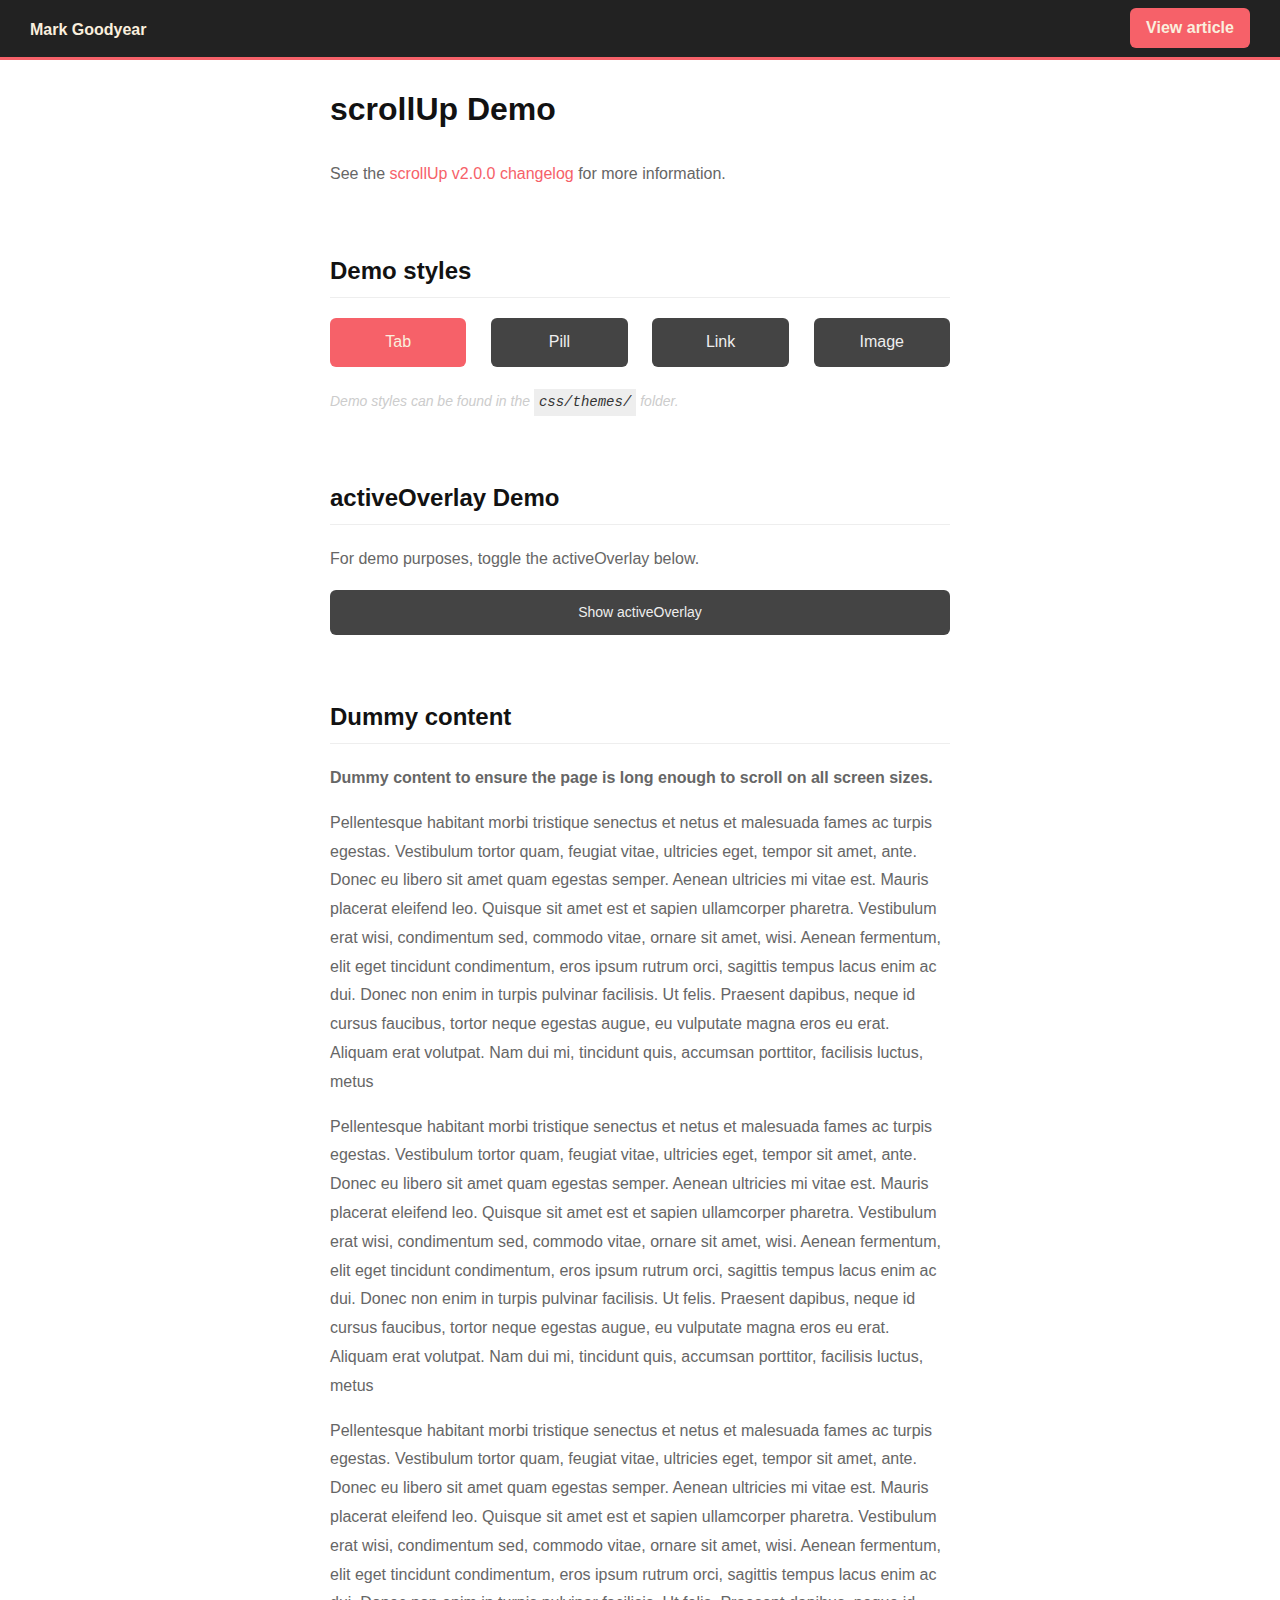
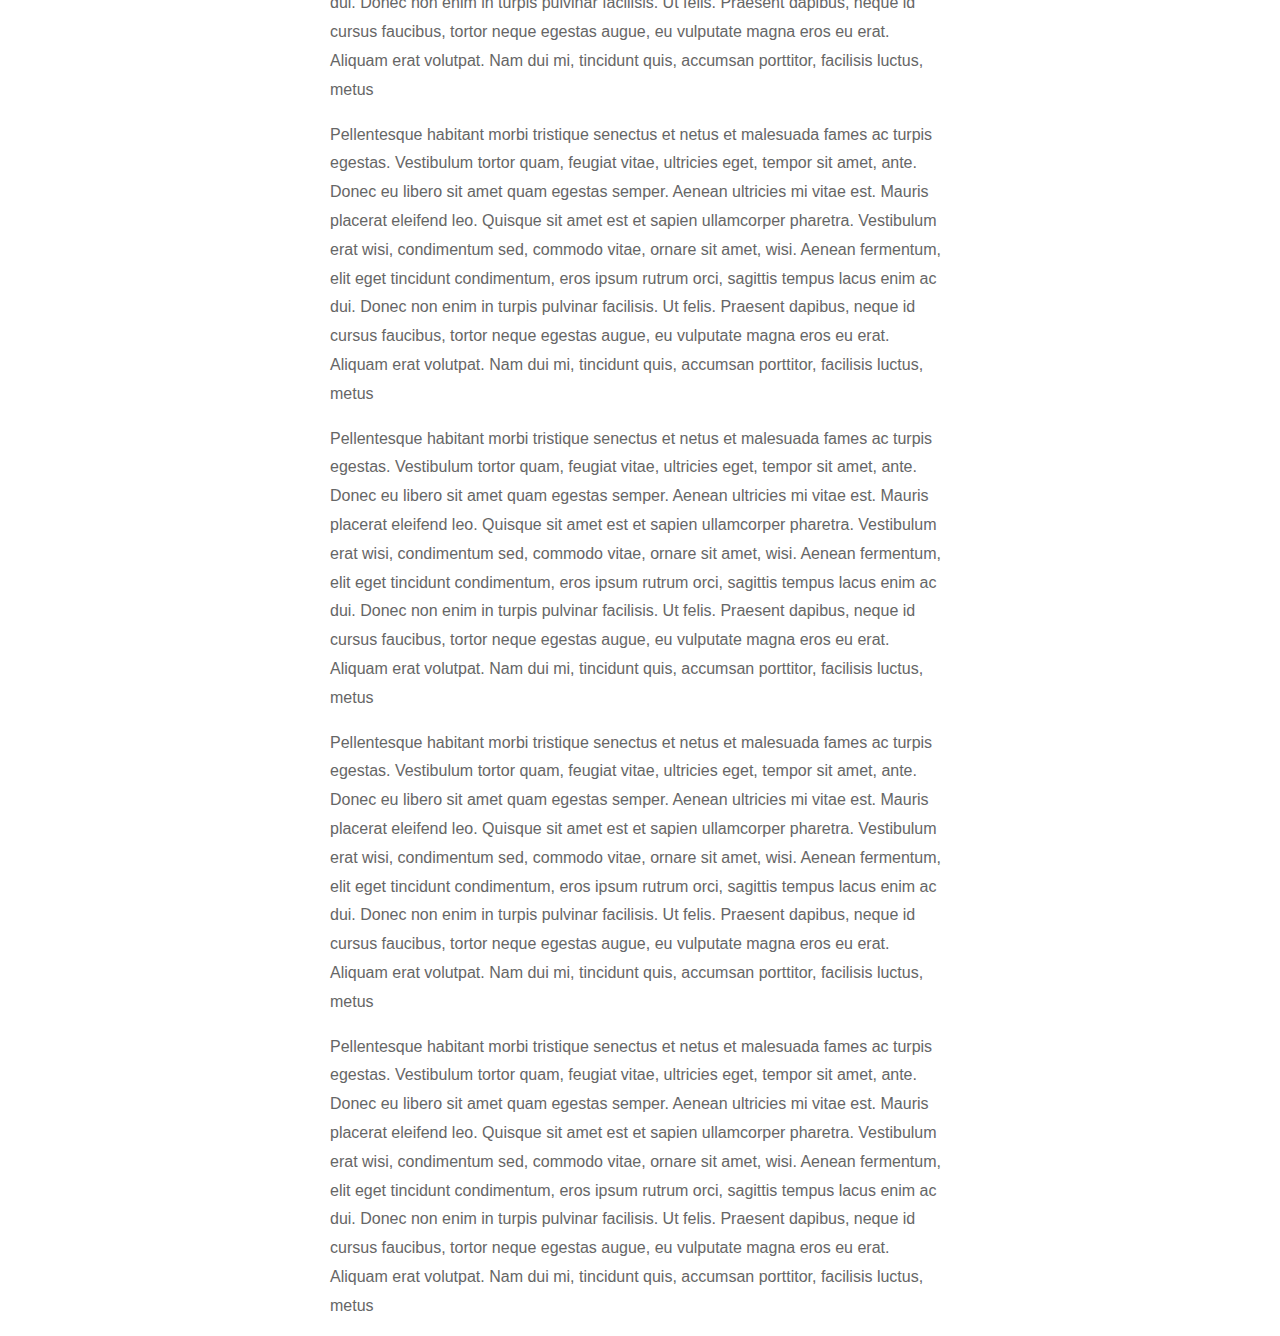
<file: jquery plugins/scrollup  plugin/scrollup-master/demo/index.html>
<!doctype html>
<html>
    <head>
        <meta charset="utf-8">
        <title>ScrollUp demo - Mark Goodyear</title>

        <link id="scrollUpTheme" rel="stylesheet" href="css/themes/tab.css">
        <link rel="stylesheet" href="css/labs.css">

        <script src="../dist/lib/jquery-1.11.1.min.js"></script>
        <script src="../dist/jquery.scrollUp.min.js"></script>
        <script>

            // Parse URL Queries Method
            (function ($) {
                $.getQuery = function (query) {
                    query = query.replace(/[\[]/, '\\\[').replace(/[\]]/, '\\\]');
                    var expr = '[\\?&]' + query + '=([^&#]*)';
                    var regex = new RegExp(expr);
                    var results = regex.exec(window.location.href);
                    if (results !== null) {
                        return results[1];
                    } else {
                        return false;
                    }
                };
            })(jQuery);

            $(function () {

                // Change URIs
                $('.pill-switch').click(function () {
                    window.location = '?theme=pill';
                });

                $('.tab-switch').click(function () {
                    window.location = '?theme=tab';
                });

                $('.image-switch').click(function () {
                    window.location = '?theme=image';
                });

                $('.link-switch').click(function () {
                    window.location = '?theme=link';
                });

                // Set theme based on URI
                if ($.getQuery('theme') === 'pill') {
                    $(function () {
                        $.scrollUp({
                            animation: 'fade',
                            activeOverlay: '#00FFFF'
                        });
                    });
                    $('.pill-switch').addClass('active');
                    $('#scrollUpTheme').attr('href', 'css/themes/pill.css?1.1');
                } else if ($.getQuery('theme') === 'link') {
                    $(function () {
                        $.scrollUp({
                            animation: 'fade',
                            activeOverlay: '#00FFFF'
                        });
                    });
                    $('#scrollUpTheme').attr('href', 'css/themes/link.css?1.1');
                    $('.link-switch').addClass('active');
                } else if ($.getQuery('theme') === 'image') {
                    $(function () {
                        $.scrollUp({
                            animation: 'fade',
                            activeOverlay: '#00FFFF',
                            scrollImg: {
                                active: true,
                                type: 'background',
                                src: 'img/top.png'
                            }
                        });
                    });
                    $('#scrollUpTheme').attr('href', 'css/themes/image.css?1.1');
                    $('.image-switch').addClass('active');
                } else {
                    $(function () {
                        $.scrollUp({
                            animation: 'slide',
                            activeOverlay: '#00FFFF'
                        });
                    });
                    $('#scrollUpTheme').attr('href', 'css/themes/tab.css?1.1');
                    $('.tab-switch').addClass('active');
                }

                // Toggle overlay
                $('#toggleActive').click(function () {
                    $('#scrollUp-active').toggle();

                    var text = $(this).text() == 'Hide activeOverlay' ? 'Show activeOverlay' : 'Hide activeOverlay';
                    $(this)
                        .text(text)
                        .toggleClass('active');
                });
            });

        </script>

    </head>
    <body>

        <div class="header">
            <a href="http://markgoodyear.com" class="logo">Mark Goodyear</a>
            <a href="http://markgoodyear.com/2013/01/scrollup-jquery-plugin" class="view-article">View article</a>
        </div>

        <div class="container">
            <h1>
                scrollUp Demo
            </h1>

            <p>See the <a href="https://github.com/markgoodyear/scrollup/blob/master/CHANGELOG.md" target="_blank">scrollUp v2.0.0 changelog</a> for more information.</p>

            <h2>Demo styles</h2>
            <ul class="themes">
                <li class="first"><a href="#" class="tab-switch">Tab</a></li>
                <li><a href="#" class="pill-switch">Pill</a></li>
                <li><a href="#" class="link-switch">Link</a></li>
                <li><a href="#" class="image-switch">Image</a></li>
            </ul>
            <em class="light">Demo styles can be found in the <code>css/themes/</code> folder.</em>

            <h2>activeOverlay Demo</h2>
            <p>For demo purposes, toggle the activeOverlay below.</p>
            <a id="toggleActive">Show activeOverlay</a>

            <div style="clear:both"></div>

            <h2>Dummy content</h2>
            <p><strong>Dummy content to ensure the page is long enough to scroll on all screen sizes.</strong></p>

            <p>Pellentesque habitant morbi tristique senectus et netus et malesuada fames ac turpis egestas. Vestibulum tortor quam, feugiat vitae, ultricies eget, tempor sit amet, ante. Donec eu libero sit amet quam egestas semper. Aenean ultricies mi vitae est. Mauris placerat eleifend leo. Quisque sit amet est et sapien ullamcorper pharetra. Vestibulum erat wisi, condimentum sed, commodo vitae, ornare sit amet, wisi. Aenean fermentum, elit eget tincidunt condimentum, eros ipsum rutrum orci, sagittis tempus lacus enim ac dui. Donec non enim in turpis pulvinar facilisis. Ut felis. Praesent dapibus, neque id cursus faucibus, tortor neque egestas augue, eu vulputate magna eros eu erat. Aliquam erat volutpat. Nam dui mi, tincidunt quis, accumsan porttitor, facilisis luctus, metus</p>
            <p>Pellentesque habitant morbi tristique senectus et netus et malesuada fames ac turpis egestas. Vestibulum tortor quam, feugiat vitae, ultricies eget, tempor sit amet, ante. Donec eu libero sit amet quam egestas semper. Aenean ultricies mi vitae est. Mauris placerat eleifend leo. Quisque sit amet est et sapien ullamcorper pharetra. Vestibulum erat wisi, condimentum sed, commodo vitae, ornare sit amet, wisi. Aenean fermentum, elit eget tincidunt condimentum, eros ipsum rutrum orci, sagittis tempus lacus enim ac dui. Donec non enim in turpis pulvinar facilisis. Ut felis. Praesent dapibus, neque id cursus faucibus, tortor neque egestas augue, eu vulputate magna eros eu erat. Aliquam erat volutpat. Nam dui mi, tincidunt quis, accumsan porttitor, facilisis luctus, metus</p>
            <p>Pellentesque habitant morbi tristique senectus et netus et malesuada fames ac turpis egestas. Vestibulum tortor quam, feugiat vitae, ultricies eget, tempor sit amet, ante. Donec eu libero sit amet quam egestas semper. Aenean ultricies mi vitae est. Mauris placerat eleifend leo. Quisque sit amet est et sapien ullamcorper pharetra. Vestibulum erat wisi, condimentum sed, commodo vitae, ornare sit amet, wisi. Aenean fermentum, elit eget tincidunt condimentum, eros ipsum rutrum orci, sagittis tempus lacus enim ac dui. Donec non enim in turpis pulvinar facilisis. Ut felis. Praesent dapibus, neque id cursus faucibus, tortor neque egestas augue, eu vulputate magna eros eu erat. Aliquam erat volutpat. Nam dui mi, tincidunt quis, accumsan porttitor, facilisis luctus, metus</p>
            <p>Pellentesque habitant morbi tristique senectus et netus et malesuada fames ac turpis egestas. Vestibulum tortor quam, feugiat vitae, ultricies eget, tempor sit amet, ante. Donec eu libero sit amet quam egestas semper. Aenean ultricies mi vitae est. Mauris placerat eleifend leo. Quisque sit amet est et sapien ullamcorper pharetra. Vestibulum erat wisi, condimentum sed, commodo vitae, ornare sit amet, wisi. Aenean fermentum, elit eget tincidunt condimentum, eros ipsum rutrum orci, sagittis tempus lacus enim ac dui. Donec non enim in turpis pulvinar facilisis. Ut felis. Praesent dapibus, neque id cursus faucibus, tortor neque egestas augue, eu vulputate magna eros eu erat. Aliquam erat volutpat. Nam dui mi, tincidunt quis, accumsan porttitor, facilisis luctus, metus</p>
            <p>Pellentesque habitant morbi tristique senectus et netus et malesuada fames ac turpis egestas. Vestibulum tortor quam, feugiat vitae, ultricies eget, tempor sit amet, ante. Donec eu libero sit amet quam egestas semper. Aenean ultricies mi vitae est. Mauris placerat eleifend leo. Quisque sit amet est et sapien ullamcorper pharetra. Vestibulum erat wisi, condimentum sed, commodo vitae, ornare sit amet, wisi. Aenean fermentum, elit eget tincidunt condimentum, eros ipsum rutrum orci, sagittis tempus lacus enim ac dui. Donec non enim in turpis pulvinar facilisis. Ut felis. Praesent dapibus, neque id cursus faucibus, tortor neque egestas augue, eu vulputate magna eros eu erat. Aliquam erat volutpat. Nam dui mi, tincidunt quis, accumsan porttitor, facilisis luctus, metus</p>
            <p>Pellentesque habitant morbi tristique senectus et netus et malesuada fames ac turpis egestas. Vestibulum tortor quam, feugiat vitae, ultricies eget, tempor sit amet, ante. Donec eu libero sit amet quam egestas semper. Aenean ultricies mi vitae est. Mauris placerat eleifend leo. Quisque sit amet est et sapien ullamcorper pharetra. Vestibulum erat wisi, condimentum sed, commodo vitae, ornare sit amet, wisi. Aenean fermentum, elit eget tincidunt condimentum, eros ipsum rutrum orci, sagittis tempus lacus enim ac dui. Donec non enim in turpis pulvinar facilisis. Ut felis. Praesent dapibus, neque id cursus faucibus, tortor neque egestas augue, eu vulputate magna eros eu erat. Aliquam erat volutpat. Nam dui mi, tincidunt quis, accumsan porttitor, facilisis luctus, metus</p>
            <p>Pellentesque habitant morbi tristique senectus et netus et malesuada fames ac turpis egestas. Vestibulum tortor quam, feugiat vitae, ultricies eget, tempor sit amet, ante. Donec eu libero sit amet quam egestas semper. Aenean ultricies mi vitae est. Mauris placerat eleifend leo. Quisque sit amet est et sapien ullamcorper pharetra. Vestibulum erat wisi, condimentum sed, commodo vitae, ornare sit amet, wisi. Aenean fermentum, elit eget tincidunt condimentum, eros ipsum rutrum orci, sagittis tempus lacus enim ac dui. Donec non enim in turpis pulvinar facilisis. Ut felis. Praesent dapibus, neque id cursus faucibus, tortor neque egestas augue, eu vulputate magna eros eu erat. Aliquam erat volutpat. Nam dui mi, tincidunt quis, accumsan porttitor, facilisis luctus, metus</p>
        </div>

    </body>
</html>
</file>
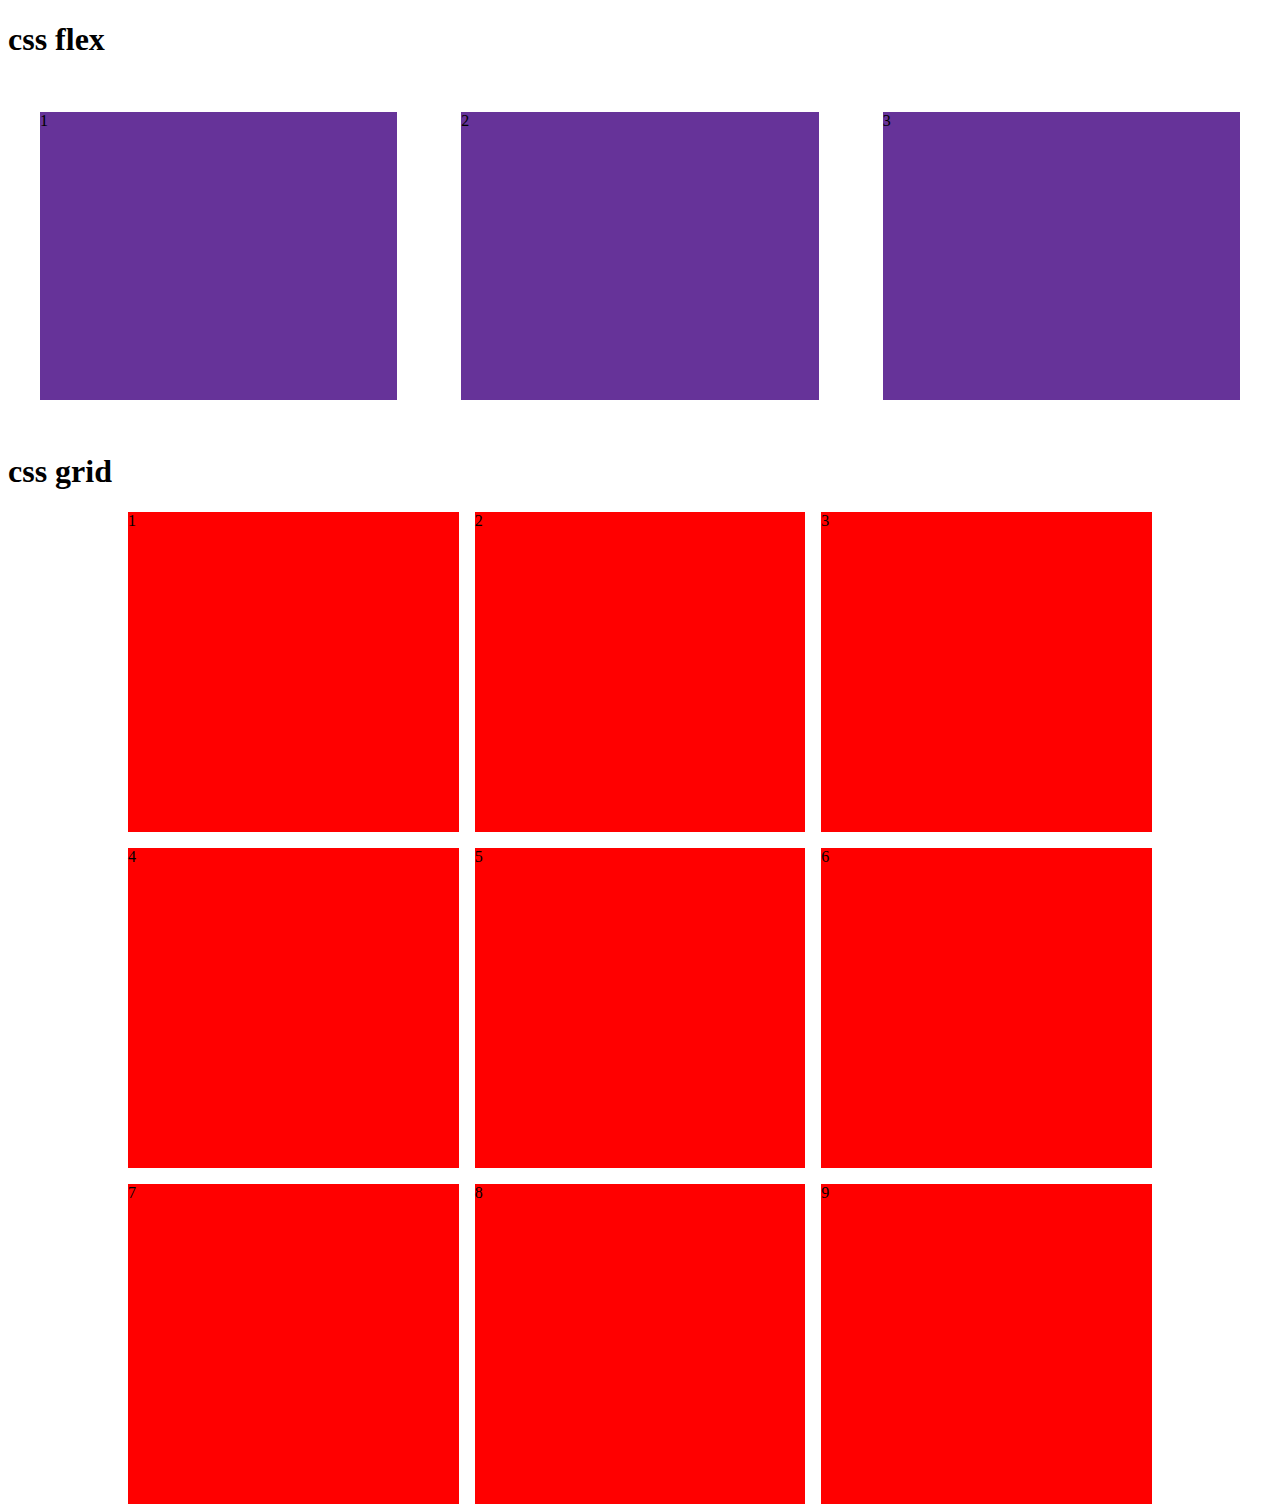
<file: mine web project from template/portfolil/practice.html>
<!DOCTYPE html>
<html lang="en">
<head>
    <meta charset="UTF-8">
    <meta http-equiv="X-UA-Compatible" content="IE=edge">
    <meta name="viewport" content="width=device-width, initial-scale=1.0">
    <title>display flex and grid practice</title>
</head>
<style>
    .parent{
        /* width: 80vw; */
        display: flex;
        flex-wrap: wrap;
        justify-content: space-around;
        transition: all .5s linear;
    }
    .child{
        height: 18rem;
        flex: 1 1 18rem;
        background-color: rebeccapurple;
        margin: 2rem;

    }
    .p{
        display: grid;
        grid-template-columns: repeat(auto-fit,  minmax(300px, 1fr));
        justify-content: center;
        width: 80vw;
        margin: 0 auto;
        grid-gap: 1rem;
        transition: all .3s linear;
    }
    .c{
        height: 20rem;
        background-color: red;

    }
</style>
<body>
    <div class="container">
        <h1>css flex</h1>
    
    <div class="parent">
        <div class="child">1</div>
        <div class="child">2</div>
        <div class="child">3</div>
    </div>
</div>

<div class="containers">
    <h1>css grid</h1>
    <div class="p">
        <div class="c">1</div>
        <div class="c">2</div>
        <div class="c">3</div>
        <div class="c">4</div>
        <div class="c">5</div>
        <div class="c">6</div>
        <div class="c">7</div>
        <div class="c">8</div>
        <div class="c">9</div>
    </div>
</div>
</body>
</html>
</file>
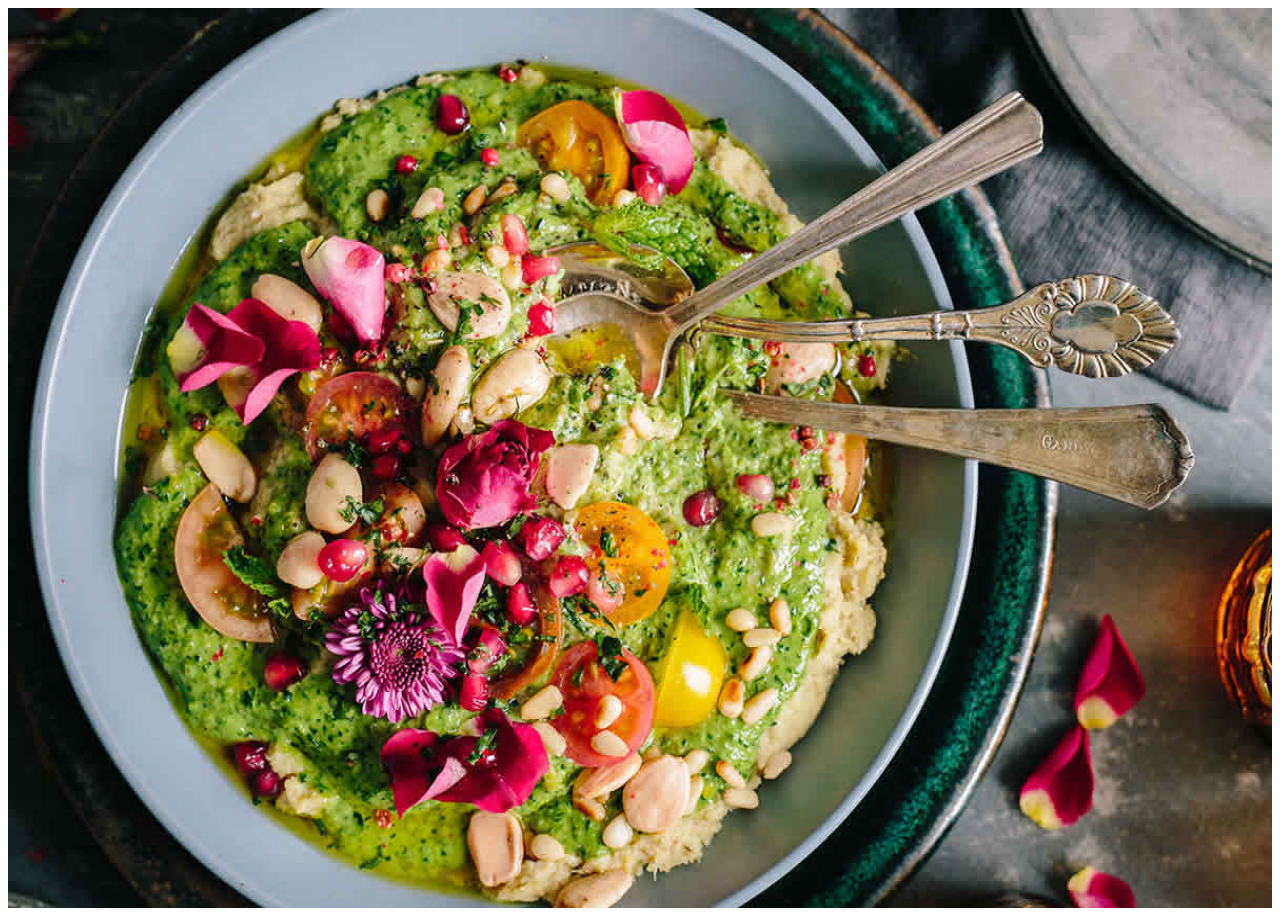
<file: styling practice/carousel using jquery/index1.html>
<!DOCTYPE html>
<html lang="en">
<head>
    <meta charset="UTF-8">
    <meta http-equiv="X-UA-Compatible" content="IE=edge">
    <meta name="viewport" content="width=device-width, initial-scale=1.0">
    <link rel="stylesheet" href="css/style2.css">
    <script src="https://ajax.googleapis.com/ajax/libs/jquery/3.5.1/jquery.min.js"></script>
    <title>practice slider</title>
</head>
<body>
    <div class="slider">
        <Img src="img/gallery-img-05.jpg" class="active">
        <img src="img/gallery-img-01.jpg" alt="">
        <img src="img/gallery-img-02.jpg" alt="">
        <img src="img/gallery-img-03.jpg" alt="">
        <img src="img/gallery-img-04.jpg" alt="">
    </div>
    <script>
        $(function(){
            function slider(){
                $current = $('.slider img.active');
                if($current.length==0){
                    $current.addClass('active');

                }
                else{
                    $next = $current.removeClass('active').next();
                    if($next.length==0){
                        $('.slider img:first-child').addClass('active');

                    }
                    else{
                        $next.addClass('active')
                    }
                }
            }
            setInterval(slider, 2000)
        })
    </script>
</body>
</html>
</file>
<file: styling practice/carousel using jquery/css/style.css>
* {
  margin: 0;
  padding: 0;
  box-sizing: border-box;
}

.slider {
  width: 20rem;
  height: 20rem;
  /* position: relative; */
}
.box {
  width: 20rem;
  height: 20rem;
  position: relative;
}
img {
  width: 100%;
  height: 100%;
  position: absolute;
  opacity: 0;
  transition: 1s;
}

.overlay {
  position: absolute;
  left: 0;
  top: 0;
  background-color: rgb(221, 109, 109, 0.5);
  width: 100%;
  height: 100%;
  opacity: 0;
  
}
.active img,
.active .overlay {
  opacity: 1;
}
</file>
<file: styling practice/portfolio/style.css>
* {
  margin: 0;
  padding: 0;
  /* box-sizing: border-box; */
}
li {
  list-style: none;
}
a {
  text-decoration: none;
}
html {
  font-size: 62.5%;
}
/* navigation bar */
.header {
  position: sticky;
  top: 0;
  left: 0;
  background-color: black;
  transition: all 0.5s ease-in-out0;
}
.navbar {
  display: flex;
  justify-content: space-between;
  align-items: center;
  padding: 3rem 7rem;
  font-size: 2rem;
}
.navbar a {
  color: white;
}
.nav-menu {
  display: flex;
}
.nav-item {
  margin-right: 2rem;
}
.hamburger {
  display: none;
}
.bar {
  width: 25px;
  height: 3px;
  background-color: white;
  border-radius: 8px;
  margin: 5px auto;
  display: block;
  transition: all 0.3s ease;
}
.container {
  width: 80%;
  margin: 0 auto;
}
.boxes {
  display: flex;
  justify-content: space-evenly;
}
.box {
  width: 19rem;
  height: 19rem;
  position: relative;
  border-radius: 2rem;
  overflow: hidden;
}
.box:hover .overlay {
  opacity: 1;
}
.box:hover .zoom{
  transform: scale(1.2);
}

.box img {
  width: 19rem;
  height: 19rem;
  transition: all .3s ease-in-out;
}
.overlay{
  position: absolute;
  width: 100%;
  height: 100%;
  background-color: rgb(216, 161, 216,.4);
  top: 0;
  left: 0;
  opacity: 0;

}
</file>
<file: styling practice/portfolio/mobile.css>
@media only screen and (max-width: 900px) {
  .hamburger {
    display: block;
    z-index: 3;
  }
  .navbar {
    text-align: center;
  }
  .nav-menu {
    width: 100%;
    position: fixed;
    background-color: darkviolet;
    flex-direction: column;
    color: white;
    left: 0;
    height: 100vh;
    top: -100%;
    transition: all .3s ease;
    
  }
  .nav-item{
      margin: 1.3rem 0;
      font-size: 3rem;
  }
  .nav-item:nth-child(1){
      margin-top: 9.3rem
      ;
  }
  .nav-menu.active {
      top: 0;
  }
  .hamburger.active .bar:nth-child(2){
      opacity: 0;
  }
  .hamburger.active .bar:nth-child(1){
      transform: translateY(8px) rotate(45deg);
  }
  .hamburger.active .bar:nth-child(3){
    transform: translateY(-8px) rotate(-45deg);
  }

}
</file>
<file: jquery plugins/scrollup  plugin/scrollup-master/demo/css/themes/tab.css>
/* Tab style */
#scrollUp {
    bottom: 0;
    right: 30px;
    width: 70px;
    height: 70px;
    margin-bottom: -10px;
    padding: 10px 5px;
    font: 14px/20px sans-serif;
    text-align: center;
    text-decoration: none;
    text-shadow: 0 1px 0 #fff;
    color: #828282;
    -webkit-box-shadow: 0 0 2px 1px rgba(0, 0, 0, 0.2);
    -moz-box-shadow: 0 0 2px 1px rgba(0, 0, 0, 0.2);
    box-shadow: 0 0 2px 1px rgba(0, 0, 0, 0.2);
    background-color: #E6E6E6;
    background-image: -moz-linear-gradient(top, #EBEBEB, #DEDEDE);
    background-image: -webkit-gradient(linear, 0 0, 0 100%, from(#EBEBEB), to(#DEDEDE));
    background-image: -webkit-linear-gradient(top, #EBEBEB, #DEDEDE);
    background-image: -o-linear-gradient(top, #EBEBEB, #DEDEDE);
    background-image: linear-gradient(to bottom, #EBEBEB, #DEDEDE);
    background-repeat: repeat-x;
    -webkit-transition: margin-bottom 150ms linear;
    -moz-transition: margin-bottom 150ms linear;
    -o-transition: margin-bottom 150ms linear;
    transition: margin-bottom 150ms linear;
}

#scrollUp:hover {
    margin-bottom: 0;
}
</file>
<file: jquery plugins/scrollup  plugin/scrollup-master/demo/css/labs.css>
/* ----------------------------------------
    Labs page main styles
---------------------------------------- */

* {
    -webkit-box-sizing: border-box;
    -moz-box-sizing: border-box;
    box-sizing: border-box;
}

pre {
    margin: 0;
    overflow: scroll;
    background-color: #eee;

    padding: 10px;
    -webkit-border-radius: 6px;
    -moz-border-radius: 6px;
    border-radius: 6px;
}

pre .cmt { /* pre comment */
    color: #aaa;
}

pre .opt { /* pre option */
    font-weight: bold;
}

pre .val { /* pre value */
    font-style: italic;
}

code {
    background-color: #eee;
    color: #333;
    display: inline-block;
    padding: 1px 5px;
}

body {
    font: 1em/1.8 "Helvetica Neue", Helvetica, Arial, sans-serif;
    color: #121212;
    margin: 0;
    padding: 0;
}

a {
    color: #F66169;
    text-decoration: none;
}

h2 {
    margin-top: 2.5em;
    padding-bottom: .2em;
    border-bottom: 1px solid #eee;
}

p {
    color: #666;
}

.container {
    width: 80%;
    max-width: 620px;
    margin: auto;
}

.header {
    width: 100%;
    height: 60px;
    line-height: 60px;
    background-color: #222;
    color: #fff;
    border-bottom: #F66169 3px solid;
}

.logo {
    width: 120px;
    float: left;
    margin-left: 30px;
    color: #FAEFDE;
    font-weight: bold;
    -webkit-transition: all 200ms ease-out;
    -moz-transition: all 200ms ease-out;
    -o-transition: all 200ms ease-out;
    transition: all 200ms ease-out;
}

.logo:hover {
    color: #fff;
}

.view-article {
    display: block;
    text-align: center;
    background-color: #F66169;
    color: #FAEFDE;
    width: 120px;
    height: 40px;
    line-height: 40px;
    font-weight: bold;
    float: right;
    margin-right: 30px;
    margin-top: 8px;
    -webkit-border-radius: 6px;
    -moz-border-radius: 6px;
    border-radius: 6px;
    -webkit-transition: all 200ms ease-out;
    -moz-transition: all 200ms ease-out;
    -o-transition: all 200ms ease-out;
    transition: all 200ms ease-out;
}

.view-article:hover {
    color: #111;
    background-color: #fff;
}

.light {
    color: #ccc;
    font-size: 14px;
}



/* ----------------------------------------
    Lab specific: scrollUp
---------------------------------------- */

.themes {
    padding: 0;
    margin: 0;
    margin-bottom: 20px;
    float: left;
    width: 100%;
}

.themes li {
    text-align: center;
    display: block;
    float: left;
    width: 22%;
    margin-left: 4%;
}

.themes li.first {
    margin-left: 0;
}

.themes li a {
    display: block;
    padding: 10px;
    background-color: #444;
    -webkit-border-radius: 6px;
    -moz-border-radius: 6px;
    border-radius: 6px;
    color: #eee;
    -webkit-transition: all 200ms ease-out;
    -moz-transition: all 200ms ease-out;
    -o-transition: all 200ms ease-out;
    transition: all 200ms ease-out;
}

.themes li a:hover,
.themes li a.active {
    background-color: #F66169;
    color: #FAEFDE;
}

#toggleActive {
    padding: 10px;
    width: 100%;
    text-align: center;
    display: inline-block;
    background-color: #444;
    color: #eee;
    font-size: 14px;
    cursor: pointer;
    -webkit-transition: all 200ms ease-out;
    -moz-transition: all 200ms ease-out;
    -o-transition: all 200ms ease-out;
    transition: all 200ms ease-out;
    -webkit-border-radius: 6px;
    -moz-border-radius: 6px;
    border-radius: 6px;
}

#toggleActive.active {
    background-color: #F66169;
    color: #FAEFDE;
}

#scrollUp-active {
    display: none;
}
</file>
<file: styling practice/carousel using jquery/css/style2.css>
.slider{
    max-width: 100vw;
    height: 100vh;
    position: relative;
}
img{
    position: absolute;
    width: 100%;
    height: 100%;
    opacity: 0;
    transition: all 3s ease;
}
.active {
    opacity: 1;
}
</file>
